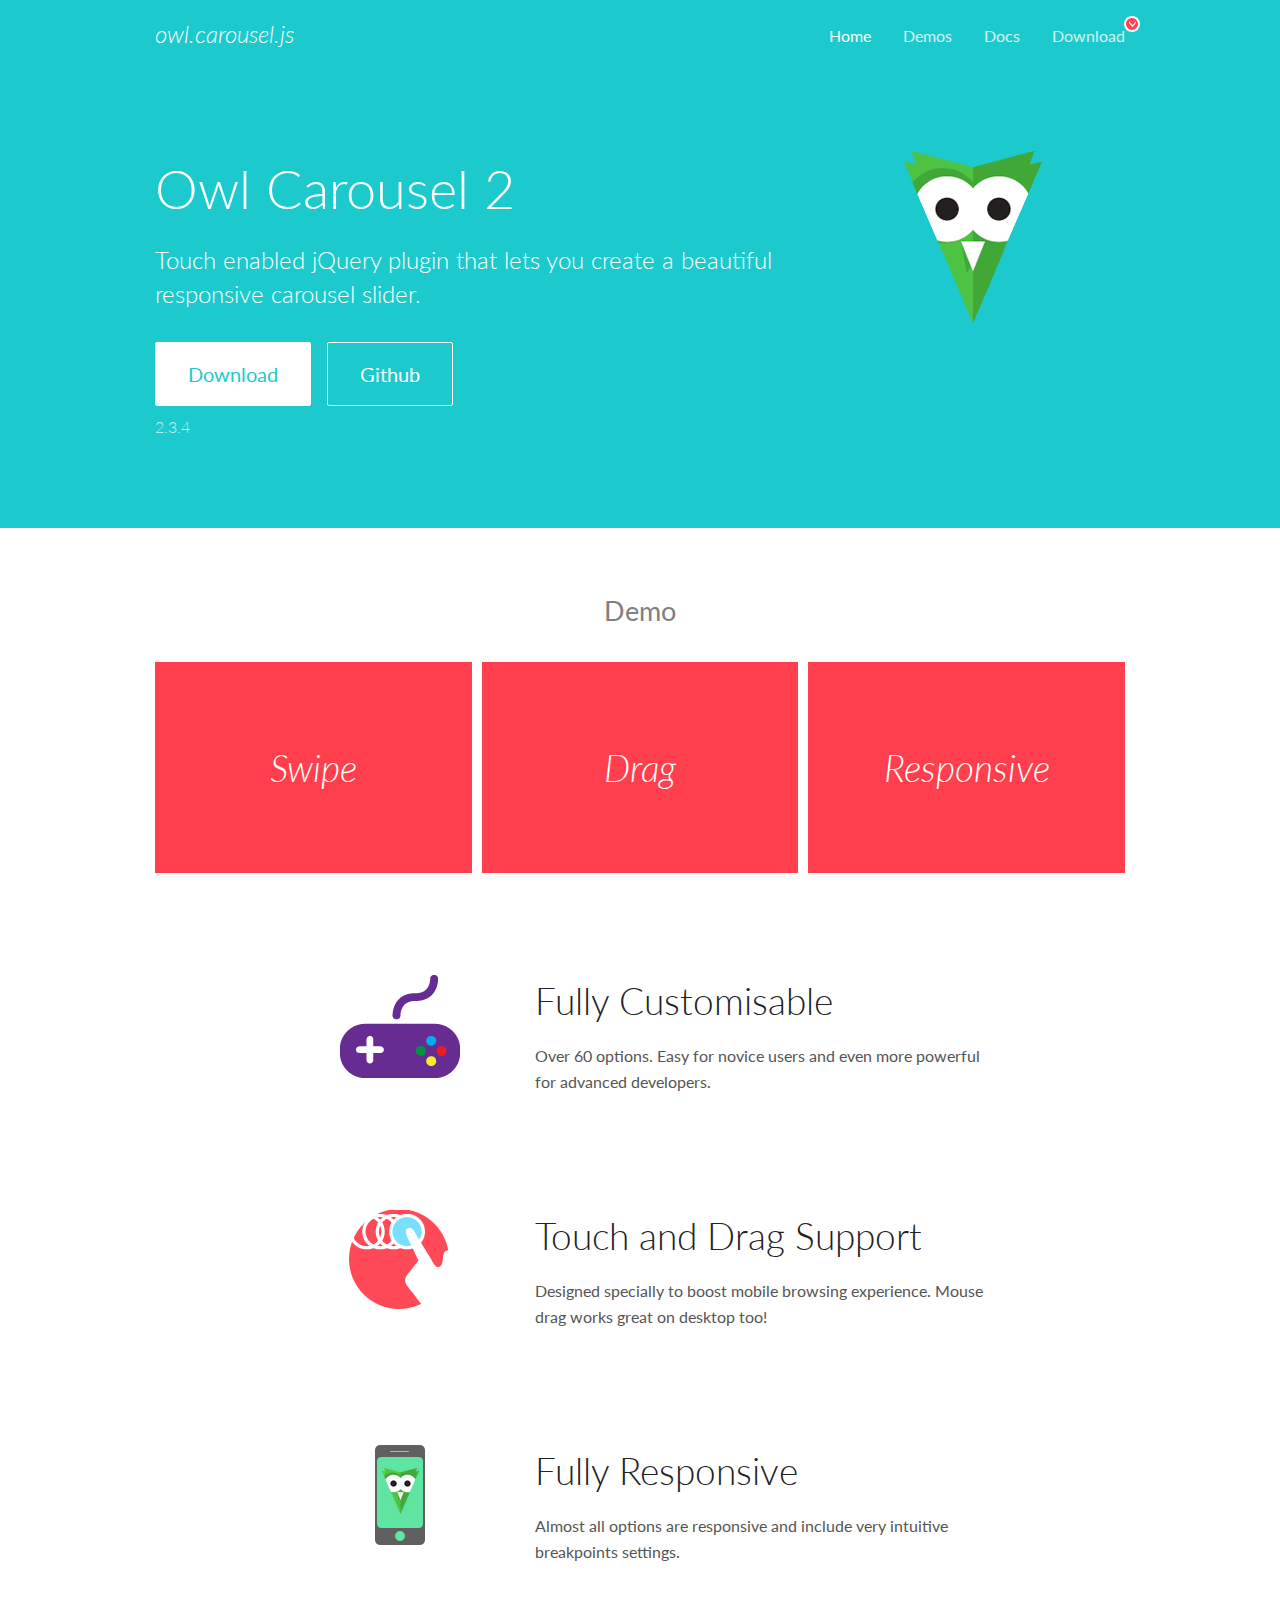
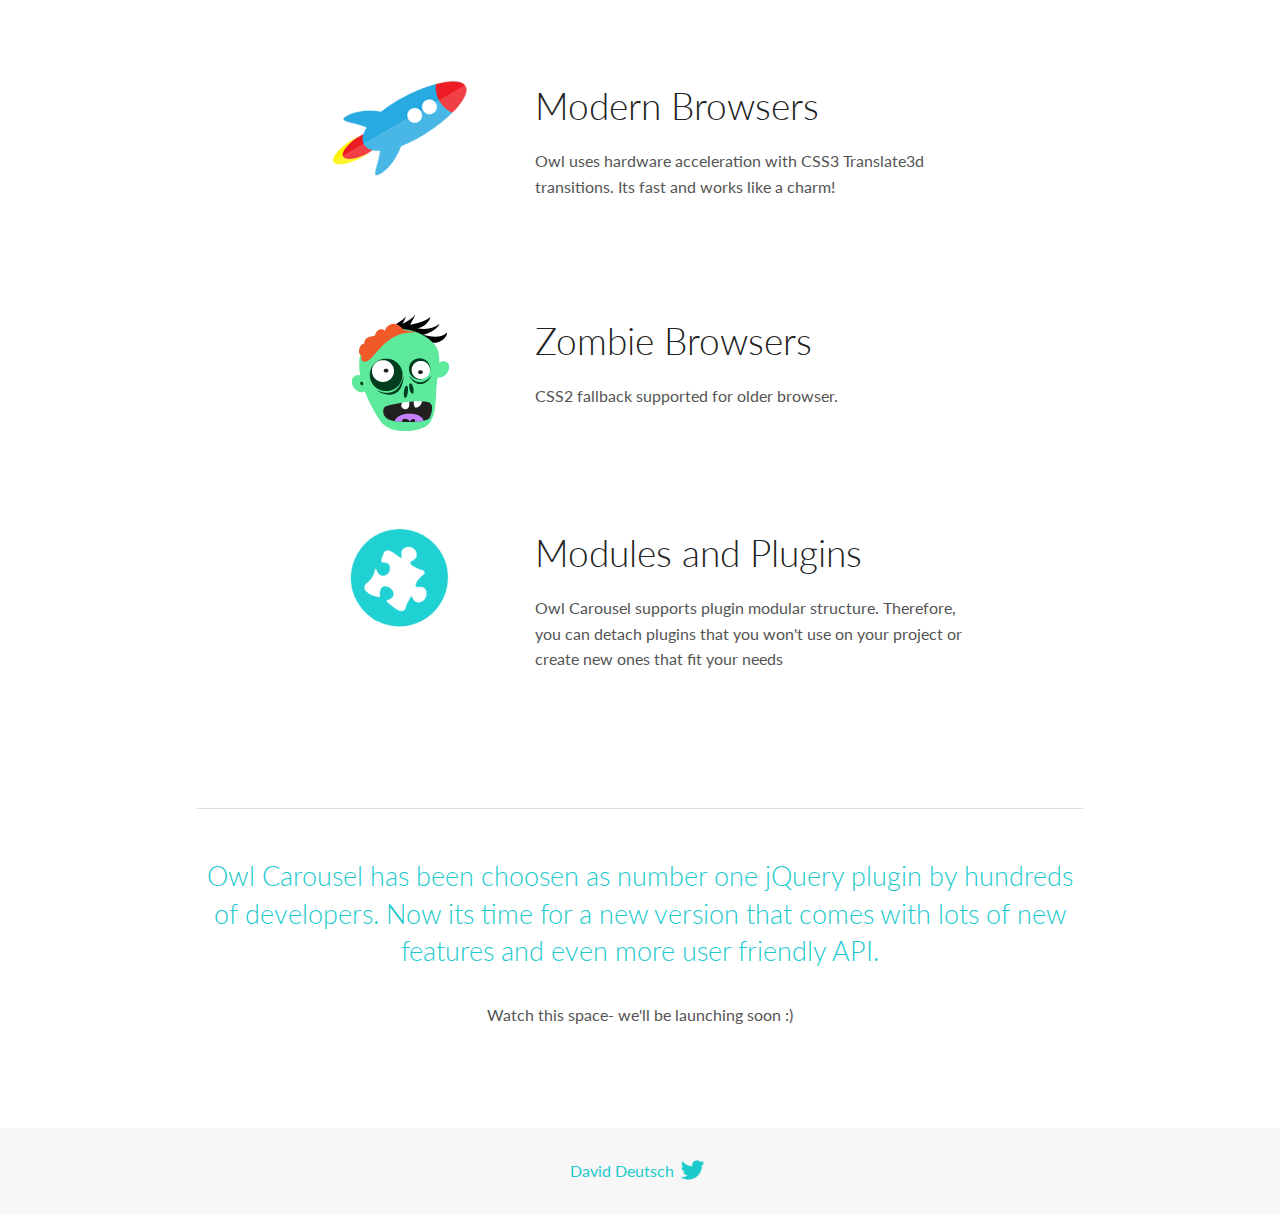
<file: src/libs/OwlCarousel2-2.3.4/docs/index.html>
<!DOCTYPE html>
<html lang="en">
  <head>

    <!-- head -->
    <meta charset="utf-8">
    <meta name="msapplication-tap-highlight" content="no" />
    <meta name="viewport" content="width=device-width, initial-scale=1.0" />
    <meta name="description" content="Touch enabled jQuery plugin that lets you create beautiful responsive carousel slider.">
    <meta name="author" content="David Deutsch">
    <title>
      Home | Owl Carousel | 2.3.4
    </title>

    <!-- Stylesheets -->
    <link href='https://fonts.googleapis.com/css?family=Lato:300,400,700,400italic,300italic' rel='stylesheet' type='text/css'>
    <link rel="stylesheet" href="assets/css/docs.theme.min.css">

    <!-- Owl Stylesheets -->
    <link rel="stylesheet" href="assets/owlcarousel/assets/owl.carousel.min.css">
    <link rel="stylesheet" href="assets/owlcarousel/assets/owl.theme.default.min.css">

    <!-- HTML5 shim and Respond.js IE8 support of HTML5 elements and media queries -->

    <!--[if lt IE 9]>
      <script src="https://oss.maxcdn.com/libs/html5shiv/3.7.0/html5shiv.js"></script>
      <script src="https://oss.maxcdn.com/libs/respond.js/1.3.0/respond.min.js"></script>
    <![endif]-->

    <!-- Favicons -->
    <link rel="apple-touch-icon-precomposed" sizes="144x144" href="assets/ico/apple-touch-icon-144-precomposed.png">
    <link rel="shortcut icon" href="assets/ico/favicon.png">
    <link rel="shortcut icon" href="favicon.ico">

    <!-- Yeah i know js should not be in header. Its required for demos.-->

    <!-- javascript -->
    <script src="assets/vendors/jquery.min.js"></script>
    <script src="assets/owlcarousel/owl.carousel.js"></script>
  </head>
  <body>

    <!-- header -->
    <header class="header">
      <div class="row">
        <div class="large-12 columns">
          <div class="brand left">
            <h3>
              <a href="/OwlCarousel2/">owl.carousel.js</a> 
            </h3>
          </div>
          <a id="toggle-nav" class="right">
            <span></span> <span></span> <span></span> 
          </a> 
          <div class="nav-bar">
            <ul class="clearfix">
              <li class="active">
                <a href="/OwlCarousel2/index.html">Home</a> 
              </li>
              <li> <a href="/OwlCarousel2/demos/demos.html">Demos</a>  </li>
              <li> <a href="/OwlCarousel2/docs/started-welcome.html">Docs</a>  </li>
              <li>
                <a href="https://github.com/OwlCarousel2/OwlCarousel2/archive/2.3.4.zip">Download</a> 
                <span class="download"></span> 
              </li>
            </ul>
          </div>
        </div>
      </div>
    </header>

    <!-- home panel -->
    <section id="hero">
      <div class="row">
        <div class="large-8 medium-8 columns">
          <h1>Owl Carousel 2</h1>
          <h4>Touch enabled jQuery plugin that lets you create a beautiful responsive carousel slider.</h4>
          <a href="https://github.com/OwlCarousel2/OwlCarousel2/archive/2.3.4.zip" class="hero-button">Download</a> 
          <a href="https://github.com/OwlCarousel2/OwlCarousel2" class="hero-button outline">Github</a> 
          <p>2.3.4</p>
        </div>
        <div class="large-4 medium-4 columns">
          <img class="owl-logo" src="assets/img/owl-logo.png" alt="mr. Owl">
        </div>
      </div>
    </section>

    <!-- body -->
    <div class="home-demo">
      <div class="row">
        <div class="large-12 columns">
          <h3>Demo</h3>
          <div class="owl-carousel">
            <div class="item">
              <h2>Swipe</h2>
            </div>
            <div class="item">
              <h2>Drag</h2>
            </div>
            <div class="item">
              <h2>Responsive</h2>
            </div>
            <div class="item">
              <h2>CSS3</h2>
            </div>
            <div class="item">
              <h2>Fast</h2>
            </div>
            <div class="item">
              <h2>Easy</h2>
            </div>
            <div class="item">
              <h2>Free</h2>
            </div>
            <div class="item">
              <h2>Upgradable</h2>
            </div>
            <div class="item">
              <h2>Tons of options</h2>
            </div>
            <div class="item">
              <h2>Infinity</h2>
            </div>
            <div class="item">
              <h2>Auto Width</h2>
            </div>
          </div>
        </div>
      </div>
    </div>
    <script>
      var owl = $('.owl-carousel');
      owl.owlCarousel({
        margin: 10,
        loop: true,
        responsive: {
          0: {
            items: 1
          },
          600: {
            items: 2
          },
          1000: {
            items: 3
          }
        }
      })
    </script>

    <!-- features -->
    <div id="features">
      <div class="row">
        <div class="small-12 medium-9 small-centered columns">
          <section class="row feature">
            <div class="medium-4 small-12 columns">
              <img src="assets/img/feature-options.png" alt="">
            </div>
            <div class="medium-8 small-12 columns">
              <h2>Fully Customisable</h2>
              <p>Over 60 options. Easy for novice users and even more powerful for advanced developers.</p>
            </div>
          </section>
          <section class="row feature">
            <div class="medium-4 small-12 columns">
              <img src="assets/img/feature-drag.png" alt="">
            </div>
            <div class="medium-8 small-12 columns">
              <h2>Touch and Drag Support</h2>
              <p>Designed specially to boost mobile browsing experience. Mouse drag works great on desktop too!</p>
            </div>
          </section>
          <section class="row feature">
            <div class="medium-4 small-12 columns">
              <img src="assets/img/feature-responsive.png" alt="">
            </div>
            <div class="medium-8 small-12 columns">
              <h2>Fully Responsive</h2>
              <p>Almost all options are responsive and include very intuitive breakpoints settings.</p>
            </div>
          </section>
          <section class="row feature">
            <div class="medium-4 small-12 columns">
              <img src="assets/img/feature-modern.png" alt="">
            </div>
            <div class="medium-8 small-12 columns">
              <h2>Modern Browsers</h2>
              <p>Owl uses hardware acceleration with CSS3 Translate3d transitions. Its fast and works like a charm! </p>
            </div>
          </section>
          <section class="row feature">
            <div class="medium-4 small-12 columns">
              <img src="assets/img/feature-zombie.png" alt="">
            </div>
            <div class="medium-8 small-12 columns">
              <h2>Zombie Browsers</h2>
              <p>CSS2 fallback supported for older browser.</p>
            </div>
          </section>
          <section class="row feature">
            <div class="medium-4 small-12 columns">
              <img src="assets/img/feature-module.png" alt="">
            </div>
            <div class="medium-8 small-12 columns">
              <h2>Modules and Plugins</h2>
              <p>Owl Carousel supports plugin modular structure. Therefore, you can detach plugins that you won&#x27;t use on your project or create new ones that fit your needs</p>
            </div>
          </section>
        </div>
      </div>
    </div>

    <!-- footer -->
    <section id="teaser-text">
      <div class="row">
        <div class="small-12 medium-11 small-centered columns">
          <hr>
          <h3 id="owl-carousel-has-been-choosen-as-number-one-jquery-plugin-by-hundreds-of-developers-now-its-time-for-a-new-version-that-comes-with-lots-of-new-features-and-even-more-user-friendly-api-">Owl Carousel has been choosen as number one jQuery plugin by hundreds of developers. Now its time for a new version that comes with lots of new features and even more user friendly API.</h3>
          <p>Watch this space- we&#39;ll be launching soon :)</p>
        </div>
      </div>
    </section>

    <!-- footer -->
    <footer class="footer">
      <div class="row">
        <div class="large-12 columns">
          <h5>
            <a href="/OwlCarousel2/docs/support-contact.html">David Deutsch</a> 
            <a id="custom-tweet-button" href="https://twitter.com/share?url=https://github.com/OwlCarousel2/OwlCarousel2&text=Owl Carousel - This is so awesome! " target="_blank"></a> 
          </h5>
        </div>
      </div>
    </footer>

    <!-- vendors -->
    <script src="assets/vendors/highlight.js"></script>
    <script src="assets/js/app.js"></script>
  </body>
</html>
</file>
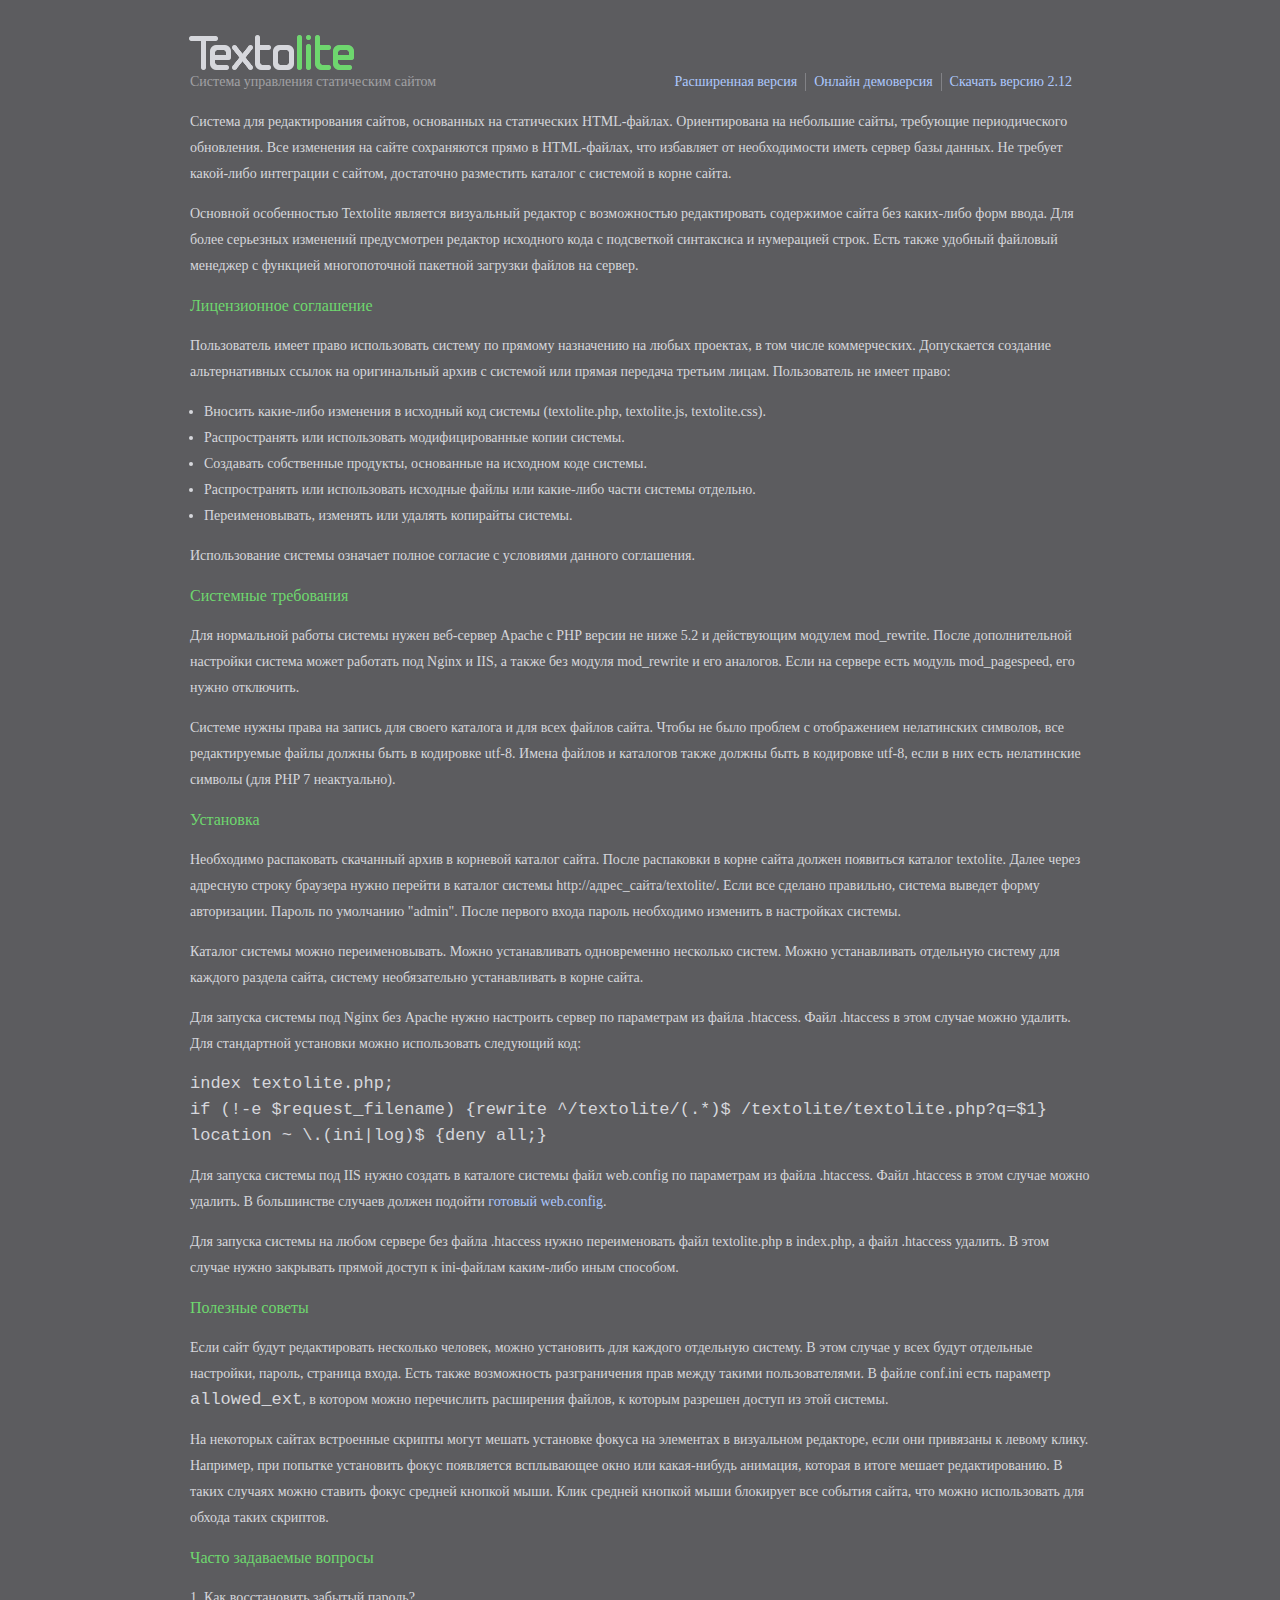
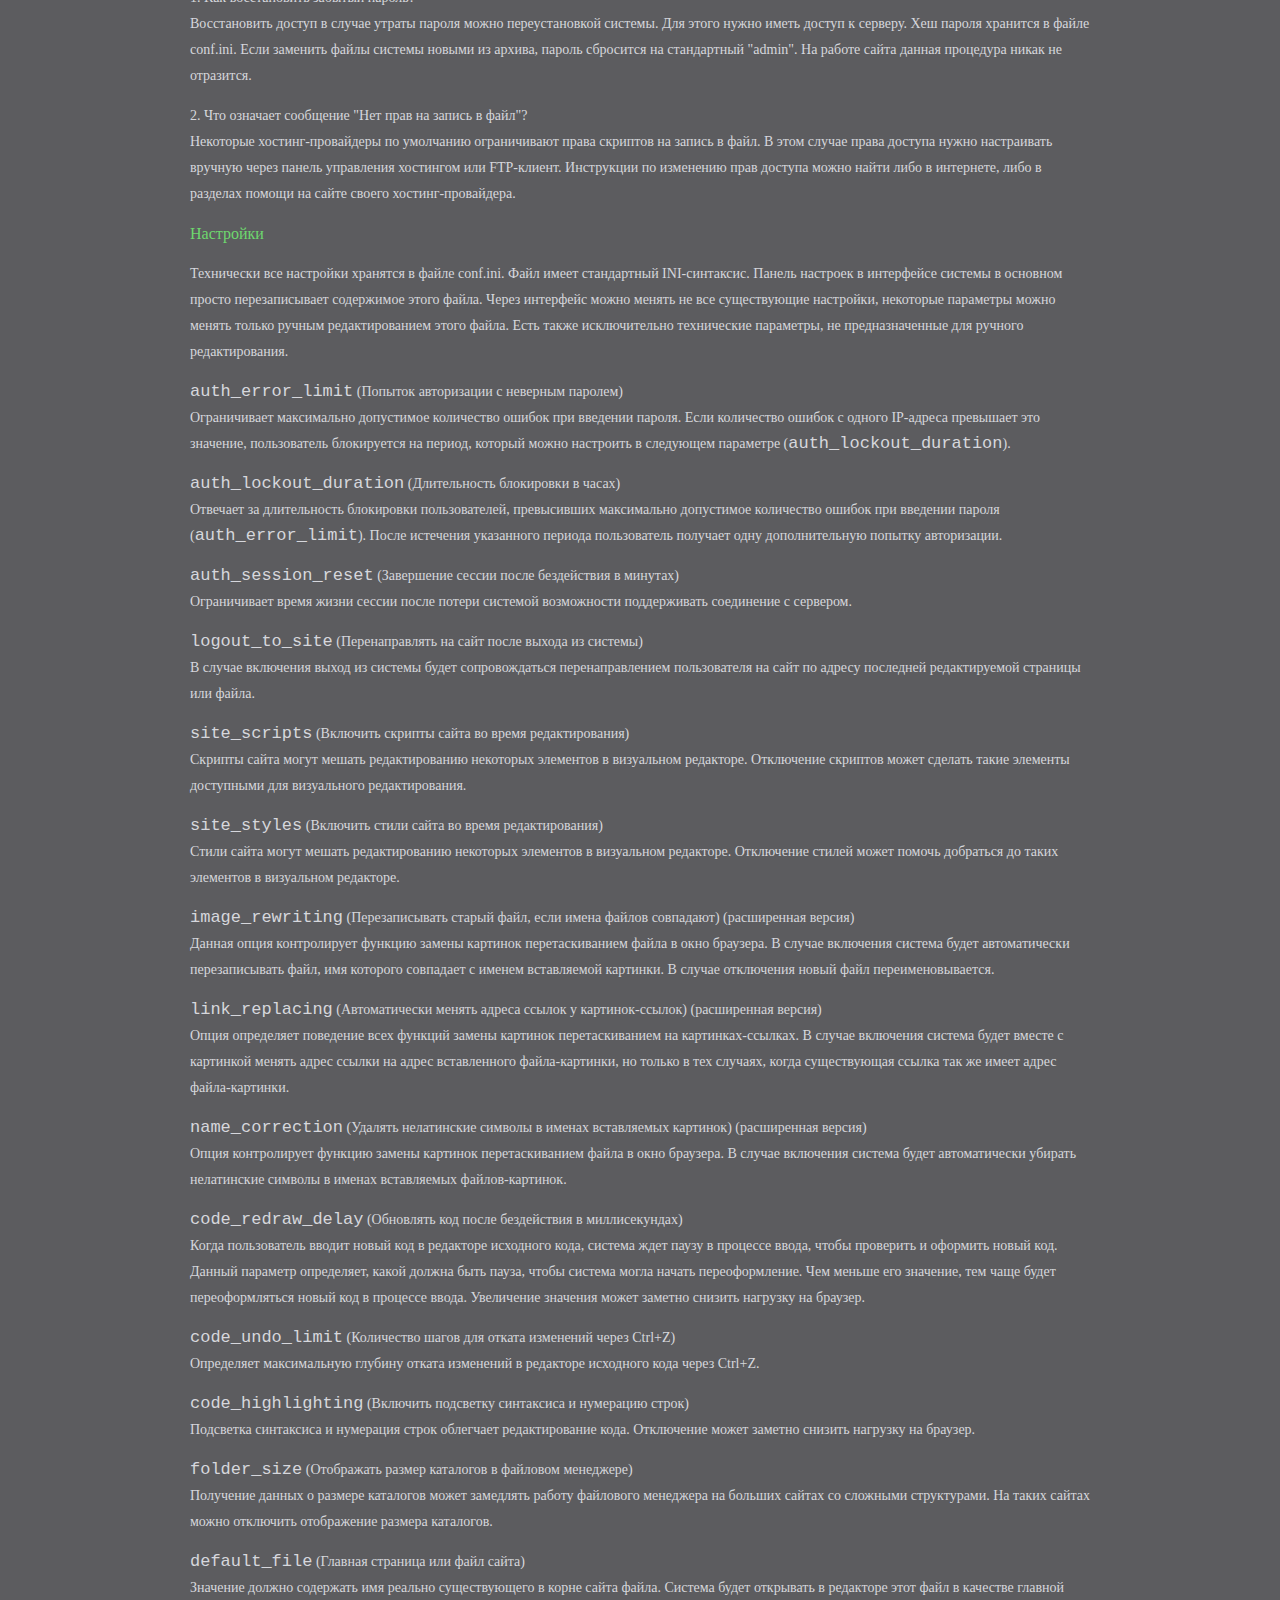
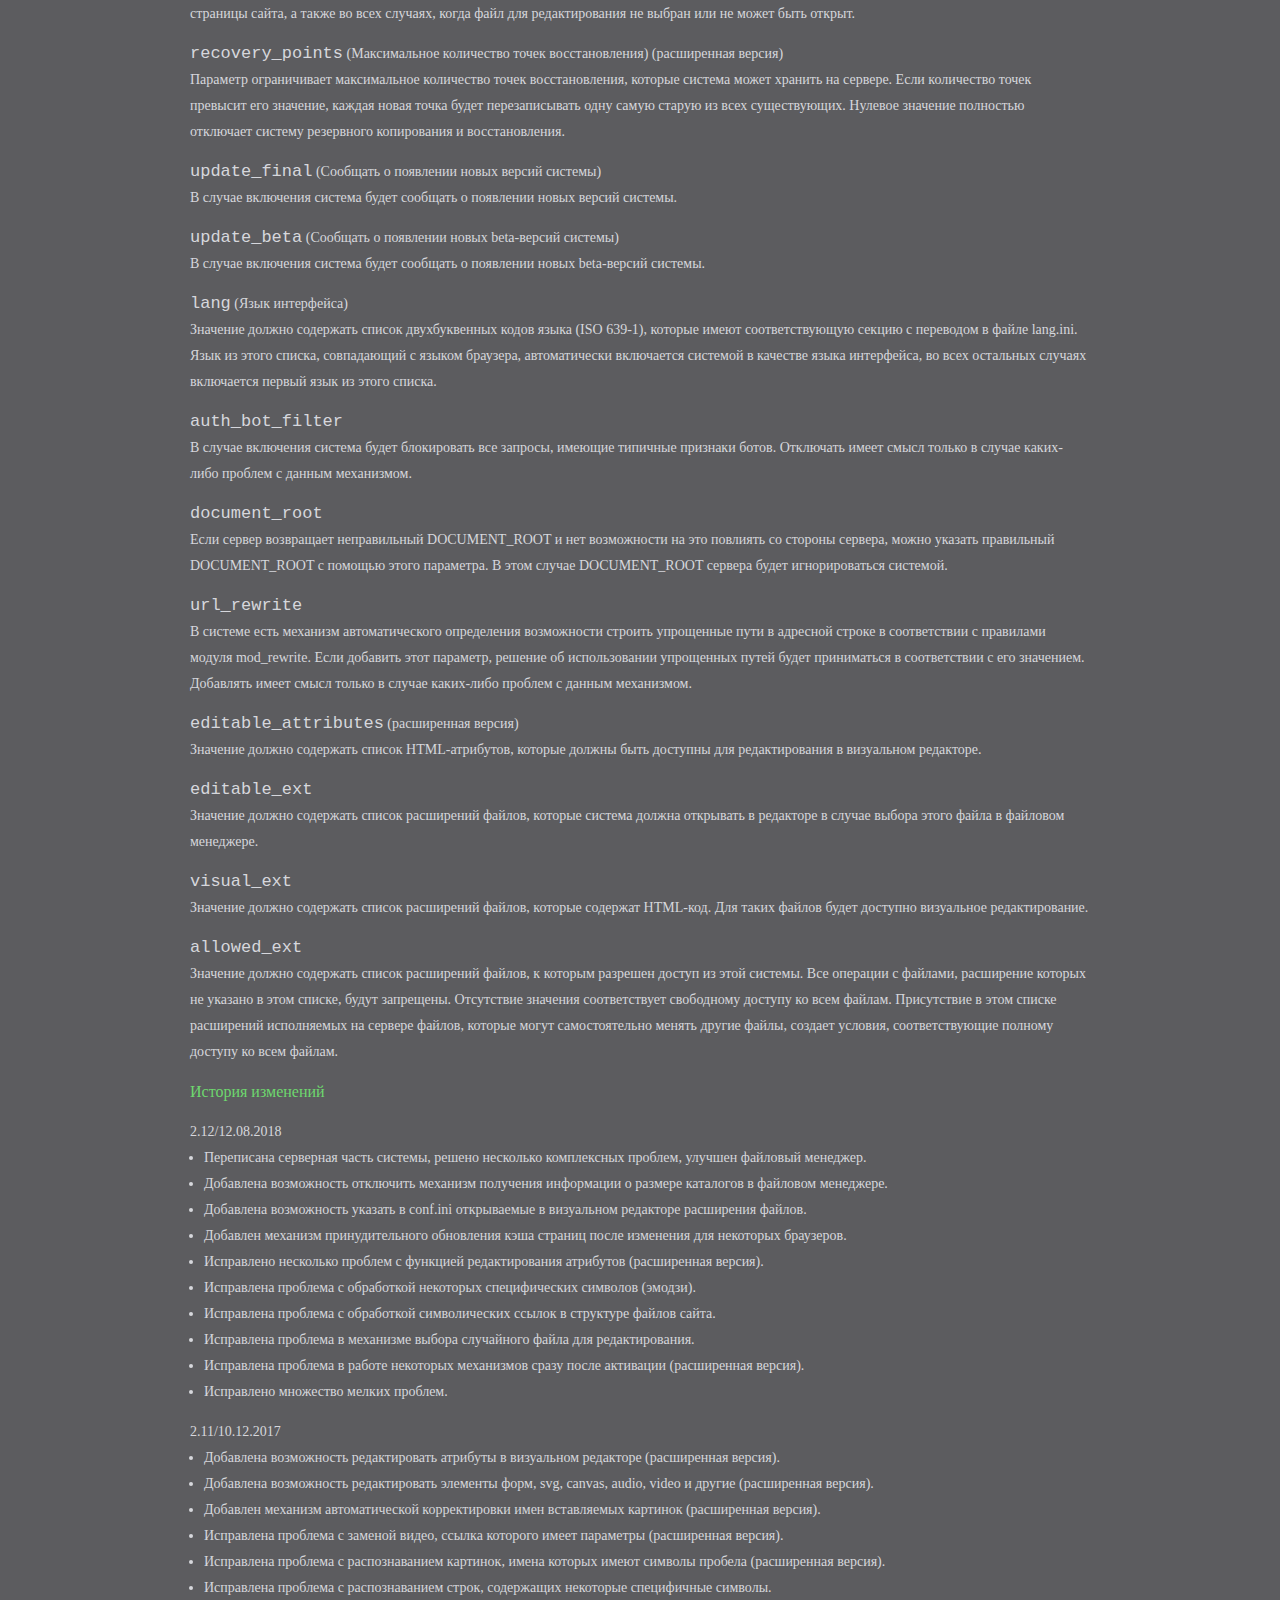
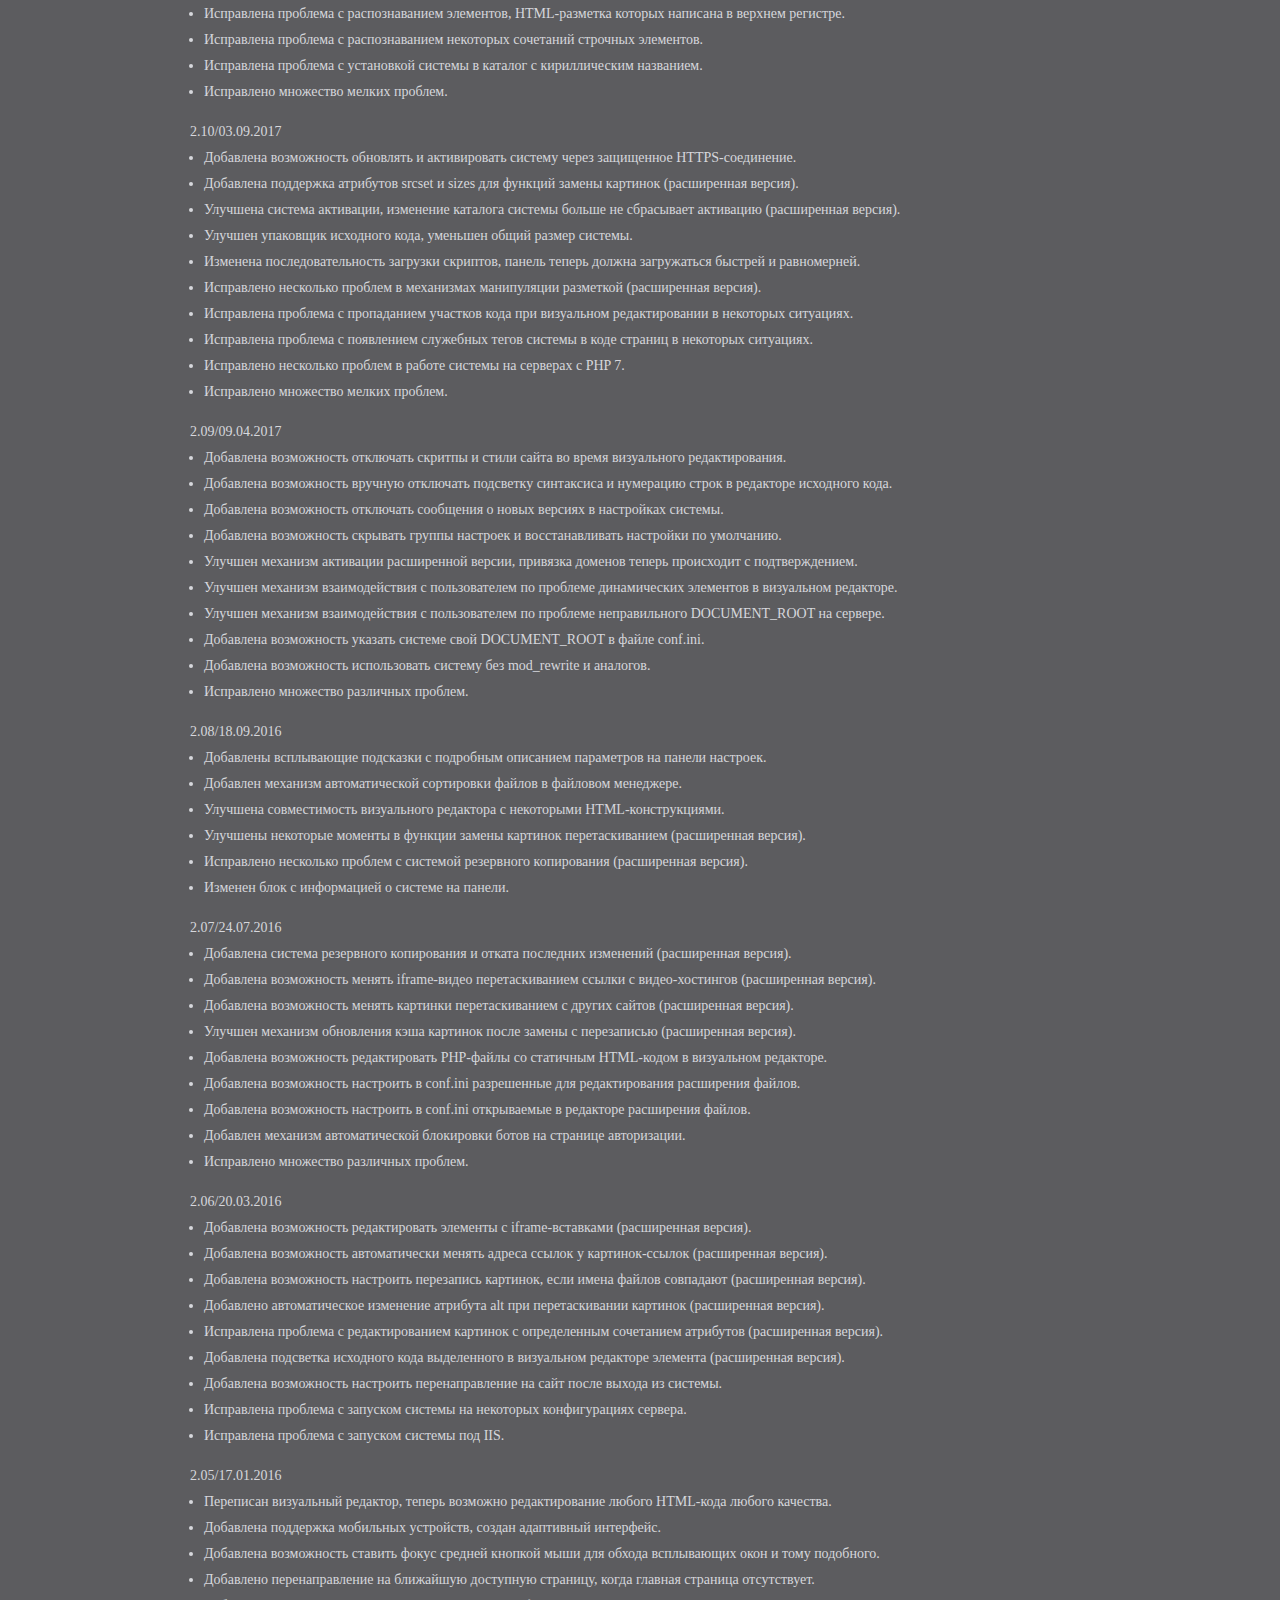
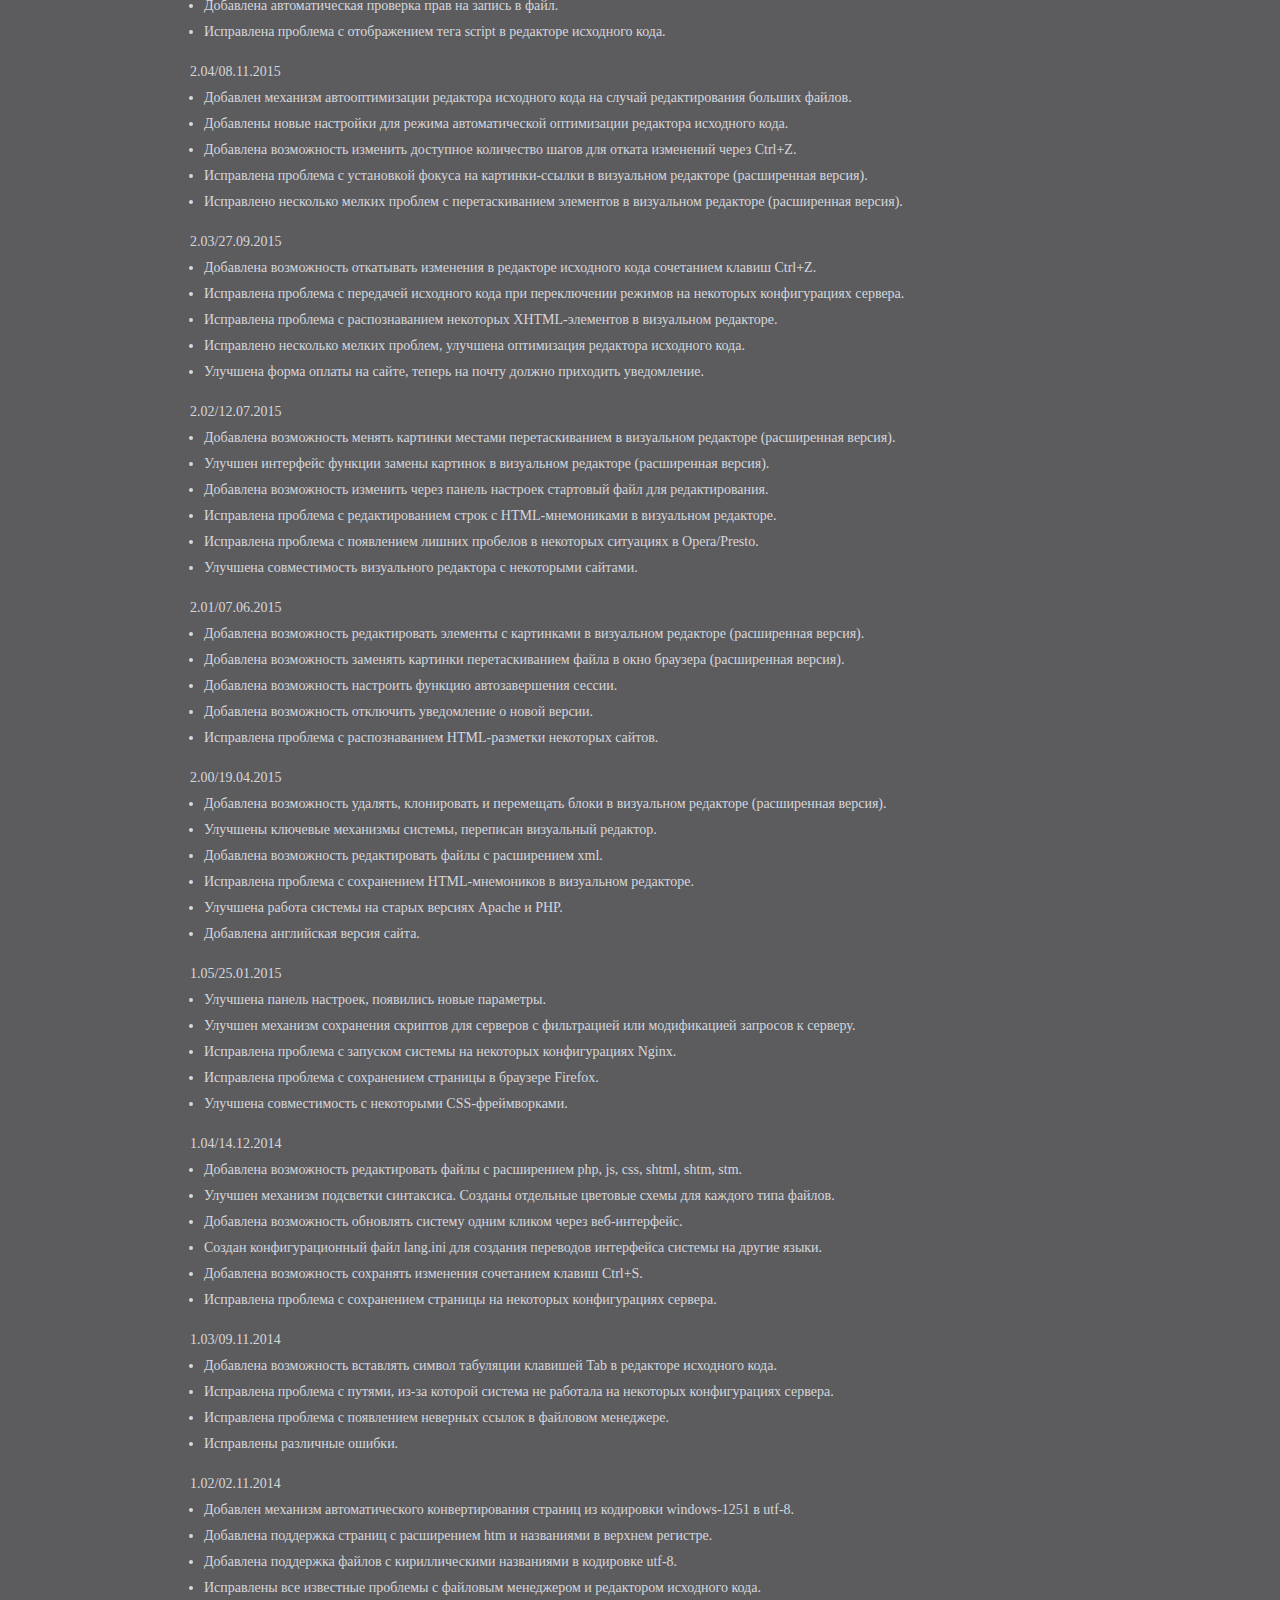
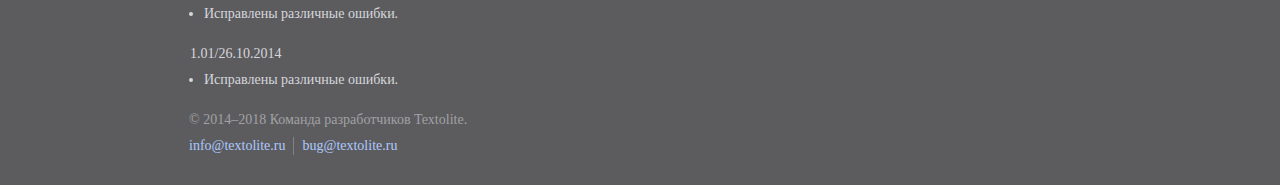
<file: readme.html>
<!doctype html><html lang="ru">
<head>

	<title>Textolite — система управления статическим сайтом</title>
	<meta charset="utf-8">
	<meta name="viewport" content="width=device-width,initial-scale=1">

	<style>

		*{margin:0; padding:0}
		ul{margin-left:14px}
		p,ul,dd,h2{margin-bottom:14px}
		a{color:#adc8fe; text-decoration:none}
		a:visited{color:#7f98cb}
		a:hover{color:#adc8fe; text-decoration:underline}
		a:active{color:#6ed76e}
		header,footer,main{display:block; clear:both}
		h1{margin:34px 0 -2px -2px; font-size:50px; font-weight:normal; letter-spacing:-3px; color:#d6d7dc}
		h2{font-size:16px; font-weight:normal; color:#6ed76e}
		html{font-size:14px; line-height:26px; font-family:Verdana; color:#d6d7dc; background-color:#5c5c5f}
		body{width:97%; min-width:320px; max-width:900px; margin:20px auto}
		footer{margin-left:-1px; color:#a1a1a4}
		header ul, footer ul{float:right; margin:4px 10px 18px 0; list-style-type:none}
		header li, footer li{float:left; padding:0 8px; border-left:1px solid #828286; line-height:18px}
		footer ul:last-child{float:none; height:28px; margin-top:-10px}
		li:first-child{padding-left:0; border:none}
		header p{float:left; color:#a1a1a4}
		code{font-size:17px; font-family:Courier New}
		@media(max-width:900px){header ul{clear:both; float:left}}

	</style>

</head>
<body>

	<header>

		<h1><img src="[data-uri]" alt="Textolite"></h1>
		<p>Система управления статическим сайтом</p>

		<ul>
		<li><a href="http://textolite.ru/extended/">Расширенная версия</a></li>
		<li><a href="http://textolite.ru/demo/textolite/">Онлайн демоверсия</a></li>
		<li><a href="http://textolite.ru/download/">Скачать версию 2.12</a></li>
		</ul>

	</header>

	<main>

		<p>Система для редактирования сайтов, основанных на статических HTML-файлах.
		Ориентирована на небольшие сайты, требующие периодического обновления.
		Все изменения на сайте сохраняются прямо в HTML-файлах, что избавляет от необходимости иметь сервер базы данных.
		Не требует какой-либо интеграции с сайтом, достаточно разместить каталог с системой в корне сайта.</p>

		<p>Основной особенностью Textolite является визуальный редактор с возможностью редактировать содержимое сайта
		без каких-либо форм ввода. Для более серьезных изменений предусмотрен редактор исходного кода
		с подсветкой синтаксиса и нумерацией строк. Есть также удобный файловый менеджер
		с функцией многопоточной пакетной загрузки файлов на сервер.</p>

		<h2>Лицензионное соглашение</h2>

		<p>Пользователь имеет право использовать систему по прямому назначению на любых проектах,
		в том числе коммерческих. Допускается создание альтернативных ссылок на оригинальный архив с системой
		или прямая передача третьим лицам. Пользователь не имеет право:</p>

		<ul>
		<li>Вносить какие-либо изменения в исходный код системы (textolite.php, textolite.js, textolite.css).</li>
		<li>Распространять или использовать модифицированные копии системы.</li>
		<li>Создавать собственные продукты, основанные на исходном коде системы.</li>
		<li>Распространять или использовать исходные файлы или какие-либо части системы отдельно.</li>
		<li>Переименовывать, изменять или удалять копирайты системы.</li>
		</ul>

		<p>Использование системы означает полное согласие с условиями данного соглашения.</p>

		<h2>Системные требования</h2>

		<p>Для нормальной работы системы нужен веб-сервер Apache с PHP версии не ниже 5.2 и действующим модулем mod_rewrite.
		После дополнительной настройки система может работать под Nginx и IIS,
		а также без модуля mod_rewrite и его аналогов. Если на сервере есть модуль mod_pagespeed, его нужно отключить.</p>

		<p>Системе нужны права на запись для своего каталога и для всех файлов сайта.
		Чтобы не было проблем с отображением нелатинских символов, все редактируемые файлы должны быть в кодировке utf-8.
		Имена файлов и каталогов также должны быть в кодировке utf-8, если в них есть нелатинские символы (для PHP 7 неактуально).</p>

		<h2>Установка</h2>

		<p>Необходимо распаковать скачанный архив в корневой каталог сайта.
		После распаковки в корне сайта должен появиться каталог textolite.
		Далее через адресную строку браузера нужно перейти в каталог системы http://адрес_сайта/textolite/.
		Если все сделано правильно, система выведет форму авторизации. Пароль по умолчанию "admin".
		После первого входа пароль необходимо изменить в настройках системы.</p>

		<p>Каталог системы можно переименовывать. Можно устанавливать одновременно несколько систем.
		Можно устанавливать отдельную систему для каждого раздела сайта, систему необязательно устанавливать в корне сайта.</p>

		<p>Для запуска системы под Nginx без Apache нужно настроить сервер по параметрам из файла .htaccess.
		Файл .htaccess в этом случае можно удалить. Для стандартной установки можно использовать следующий код:</p>

		<p><code>index textolite.php;<br>if (!-e $request_filename) {rewrite ^/textolite/(.*)$
		/textolite/textolite.php?q=$1}<br>location ~ \.(ini|log)$ {deny all;}</code></p>

		<p>Для запуска системы под IIS нужно создать в каталоге системы файл web.config по параметрам из файла .htaccess.
		Файл .htaccess в этом случае можно удалить. В большинстве случаев должен подойти
		<a href="http://textolite.ru/download/web.config">готовый web.config</a>.</p>

		<p>Для запуска системы на любом сервере без файла .htaccess нужно переименовать файл textolite.php в index.php,
		а файл .htaccess удалить. В этом случае нужно закрывать прямой доступ к ini-файлам каким-либо иным способом.</p>

		<h2>Полезные советы</h2>

		<p>Если сайт будут редактировать несколько человек, можно установить для каждого отдельную систему.
		В этом случае у всех будут отдельные настройки, пароль, страница входа.
		Есть также возможность разграничения прав между такими пользователями. В файле conf.ini есть параметр <code>allowed_ext</code>,
		в котором можно перечислить расширения файлов, к которым разрешен доступ из этой системы.</p>

		<p>На некоторых сайтах встроенные скрипты могут мешать установке фокуса на элементах в визуальном редакторе,
		если они привязаны к левому клику. Например, при попытке установить фокус появляется всплывающее окно
		или какая-нибудь анимация, которая в итоге мешает редактированию. В таких случаях можно ставить фокус средней кнопкой мыши.
		Клик средней кнопкой мыши блокирует все события сайта, что можно использовать для обхода таких скриптов.</p>

		<h2>Часто задаваемые вопросы</h2>

		<dl>
		<dt>1. Как восстановить забытый пароль?</dt>
		<dd>Восстановить доступ в случае утраты пароля можно переустановкой системы. Для этого нужно иметь доступ к серверу.
		Хеш пароля хранится в файле conf.ini. Если заменить файлы системы новыми из архива, пароль сбросится на стандартный "admin".
		На работе сайта данная процедура никак не отразится.<dd>

		<dt>2. Что означает сообщение "Нет прав на запись в файл"?</dt>
		<dd>Некоторые хостинг-провайдеры по умолчанию ограничивают права скриптов на запись в файл.
		В этом случае права доступа нужно настраивать вручную через панель управления хостингом или FTP-клиент.
		Инструкции по изменению прав доступа можно найти либо в интернете, либо в разделах помощи на сайте своего хостинг-провайдера.<dd>
		</dl>

		<h2>Настройки</h2>

		<p>Технически все настройки хранятся в файле conf.ini. Файл имеет стандартный INI-синтаксис.
		Панель настроек в интерфейсе системы в основном просто перезаписывает содержимое этого файла.
		Через интерфейс можно менять не все существующие настройки, некоторые параметры можно менять только ручным редактированием этого файла.
		Есть также исключительно технические параметры, не предназначенные для ручного редактирования.</p>

		<dl>
		<dt><code>auth_error_limit</code> (Попыток авторизации с неверным паролем)</dt>
		<dd>Ограничивает максимально допустимое количество ошибок при введении пароля.
		Если количество ошибок с одного IP-адреса превышает это значение,
		пользователь блокируется на период, который можно настроить в следующем параметре (<code>auth_lockout_duration</code>).</dd>

		<dt><code>auth_lockout_duration</code> (Длительность блокировки в часах)</dt>
		<dd>Отвечает за длительность блокировки пользователей,
		превысивших максимально допустимое количество ошибок при введении пароля (<code>auth_error_limit</code>).
		После истечения указанного периода пользователь получает одну дополнительную попытку авторизации.</dd>

		<dt><code>auth_session_reset</code> (Завершение сессии после бездействия в минутах)</dt>
		<dd>Ограничивает время жизни сессии после потери системой возможности поддерживать соединение с сервером.</dd>

		<dt><code>logout_to_site</code> (Перенаправлять на сайт после выхода из системы)</dt>
		<dd>В случае включения выход из системы будет сопровождаться перенаправлением пользователя
		на сайт по адресу последней редактируемой страницы или файла.</dd>

		<dt><code>site_scripts</code> (Включить скрипты сайта во время редактирования)</dt>
		<dd>Скрипты сайта могут мешать редактированию некоторых элементов в визуальном редакторе.
		Отключение скриптов может сделать такие элементы доступными для визуального редактирования.</dd>

		<dt><code>site_styles</code> (Включить стили сайта во время редактирования)</dt>
		<dd>Стили сайта могут мешать редактированию некоторых элементов в визуальном редакторе.
		Отключение стилей может помочь добраться до таких элементов в визуальном редакторе.</dd>

		<dt><code>image_rewriting</code> (Перезаписывать старый файл, если имена файлов совпадают) (расширенная версия)</dt>
		<dd>Данная опция контролирует функцию замены картинок перетаскиванием файла в окно браузера.
		В случае включения система будет автоматически перезаписывать файл,
		имя которого совпадает с именем вставляемой картинки. В случае отключения новый файл переименовывается.</dd>

		<dt><code>link_replacing</code> (Автоматически менять адреса ссылок у картинок-ссылок) (расширенная версия)</dt>
		<dd>Опция определяет поведение всех функций замены картинок перетаскиванием на картинках-ссылках.
		В случае включения система будет вместе с картинкой менять адрес ссылки на адрес вставленного файла-картинки,
		но только в тех случаях, когда существующая ссылка так же имеет адрес файла-картинки.</dd>

		<dt><code>name_correction</code> (Удалять нелатинские символы в именах вставляемых картинок) (расширенная версия)</dt>
		<dd>Опция контролирует функцию замены картинок перетаскиванием файла в окно браузера.
		В случае включения система будет автоматически убирать нелатинские символы в именах вставляемых файлов-картинок.</dd>

		<dt><code>code_redraw_delay</code> (Обновлять код после бездействия в миллисекундах)</dt>
		<dd>Когда пользователь вводит новый код в редакторе исходного кода, система ждет паузу в процессе ввода,
		чтобы проверить и оформить новый код. Данный параметр определяет, какой должна быть пауза,
		чтобы система могла начать переоформление. Чем меньше его значение, тем чаще будет переоформляться новый код в процессе ввода.
		Увеличение значения может заметно снизить нагрузку на браузер.</dd>

		<dt><code>code_undo_limit</code> (Количество шагов для отката изменений через Ctrl+Z)</dt>
		<dd>Определяет максимальную глубину отката изменений в редакторе исходного кода через Ctrl+Z.</dd>

		<dt><code>code_highlighting</code> (Включить подсветку синтаксиса и нумерацию строк)</dt>
		<dd>Подсветка синтаксиса и нумерация строк облегчает редактирование кода.
		Отключение может заметно снизить нагрузку на браузер.</dd>

		<dt><code>folder_size</code> (Отображать размер каталогов в файловом менеджере)</dt>
		<dd>Получение данных о размере каталогов может замедлять работу файлового менеджера на больших сайтах со сложными структурами.
		На таких сайтах можно отключить отображение размера каталогов.</dd>

		<dt><code>default_file</code> (Главная страница или файл сайта)</dt>
		<dd>Значение должно содержать имя реально существующего в корне сайта файла.
		Система будет открывать в редакторе этот файл в качестве главной страницы сайта,
		а также во всех случаях, когда файл для редактирования не выбран или не может быть открыт.</dd>

		<dt><code>recovery_points</code> (Максимальное количество точек восстановления) (расширенная версия)</dt>
		<dd>Параметр ограничивает максимальное количество точек восстановления, которые система может хранить на сервере.
		Если количество точек превысит его значение, каждая новая точка будет перезаписывать одну самую старую из всех существующих.
		Нулевое значение полностью отключает систему резервного копирования и восстановления.</dd>

		<dt><code>update_final</code> (Сообщать о появлении новых версий системы)</dt>
		<dd>В случае включения система будет сообщать о появлении новых версий системы.</dd>

		<dt><code>update_beta</code> (Сообщать о появлении новых beta-версий системы)</dt>
		<dd>В случае включения система будет сообщать о появлении новых beta-версий системы.</dd>

		<dt><code>lang</code> (Язык интерфейса)</dt>
		<dd>Значение должно содержать список двухбуквенных кодов языка (ISO 639-1),
		которые имеют соответствующую секцию с переводом в файле lang.ini.
		Язык из этого списка, совпадающий с языком браузера, автоматически включается системой в качестве языка интерфейса,
		во всех остальных случаях включается первый язык из этого списка.</dd>

		<dt><code>auth_bot_filter</code></dt>
		<dd>В случае включения система будет блокировать все запросы, имеющие типичные признаки ботов.
		Отключать имеет смысл только в случае каких-либо проблем с данным механизмом.</dd>

		<dt><code>document_root</code></dt>
		<dd>Если сервер возвращает неправильный DOCUMENT_ROOT и нет возможности на это повлиять со стороны сервера,
		можно указать правильный DOCUMENT_ROOT с помощью этого параметра.
		В этом случае DOCUMENT_ROOT сервера будет игнорироваться системой.</dd>

		<dt><code>url_rewrite</code></dt>
		<dd>В системе есть механизм автоматического определения возможности строить упрощенные пути в адресной строке
		в соответствии с правилами модуля mod_rewrite. Если добавить этот параметр,
		решение об использовании упрощенных путей будет приниматься в соответствии с его значением.
		Добавлять имеет смысл только в случае каких-либо проблем с данным механизмом.</dd>

		<dt><code>editable_attributes</code> (расширенная версия)</dt>
		<dd>Значение должно содержать список HTML-атрибутов, которые должны быть доступны для редактирования в визуальном редакторе.</dd>

		<dt><code>editable_ext</code></dt>
		<dd>Значение должно содержать список расширений файлов, которые система должна открывать в редакторе
		в случае выбора этого файла в файловом менеджере.</dd>

		<dt><code>visual_ext</code></dt>
		<dd>Значение должно содержать список расширений файлов, которые содержат HTML-код.
		Для таких файлов будет доступно визуальное редактирование.</dd>

		<dt><code>allowed_ext</code></dt>
		<dd>Значение должно содержать список расширений файлов, к которым разрешен доступ из этой системы.
		Все операции с файлами, расширение которых не указано в этом списке, будут запрещены.
		Отсутствие значения соответствует свободному доступу ко всем файлам.
		Присутствие в этом списке расширений исполняемых на сервере файлов,
		которые могут самостоятельно менять другие файлы, создает условия,
		соответствующие полному доступу ко всем файлам.</dd>
		</dl>

		<h2>История изменений</h2>

		<dl>
		<dt>2.12/12.08.2018</dt>
		<dd>

			<ul>
			<li>Переписана серверная часть системы, решено несколько комплексных проблем, улучшен файловый менеджер.</li>
			<li>Добавлена возможность отключить механизм получения информации о размере каталогов в файловом менеджере.</li>
			<li>Добавлена возможность указать в conf.ini открываемые в визуальном редакторе расширения файлов.</li>
			<li>Добавлен механизм принудительного обновления кэша страниц после изменения для некоторых браузеров.</li>
			<li>Исправлено несколько проблем с функцией редактирования атрибутов (расширенная версия).</li>
			<li>Исправлена проблема с обработкой некоторых специфических символов (эмодзи).</li>
			<li>Исправлена проблема с обработкой символических ссылок в структуре файлов сайта.</li>
			<li>Исправлена проблема в механизме выбора случайного файла для редактирования.</li>
			<li>Исправлена проблема в работе некоторых механизмов сразу после активации (расширенная версия).</li>
			<li>Исправлено множество мелких проблем.</li>
			</ul>

		</dd>
		<dt>2.11/10.12.2017</dt>
		<dd>

			<ul>
			<li>Добавлена возможность редактировать атрибуты в визуальном редакторе (расширенная версия).</li>
			<li>Добавлена возможность редактировать элементы форм, svg, canvas, audio, video и другие (расширенная версия).</li>
			<li>Добавлен механизм автоматической корректировки имен вставляемых картинок (расширенная версия).</li>
			<li>Исправлена проблема с заменой видео, ссылка которого имеет параметры (расширенная версия).</li>
			<li>Исправлена проблема с распознаванием картинок, имена которых имеют символы пробела (расширенная версия).</li>
			<li>Исправлена проблема с распознаванием строк, содержащих некоторые специфичные символы.</li>
			<li>Исправлена проблема с распознаванием элементов, HTML-разметка которых написана в верхнем регистре.</li>
			<li>Исправлена проблема с распознаванием некоторых сочетаний строчных элементов.</li>
			<li>Исправлена проблема с установкой системы в каталог с кириллическим названием.</li>
			<li>Исправлено множество мелких проблем.</li>
			</ul>

		</dd>
		<dt>2.10/03.09.2017</dt>
		<dd>

			<ul>
			<li>Добавлена возможность обновлять и активировать систему через защищенное HTTPS-соединение.</li>
			<li>Добавлена поддержка атрибутов srcset и sizes для функций замены картинок (расширенная версия).</li>
			<li>Улучшена система активации, изменение каталога системы больше не сбрасывает активацию (расширенная версия).</li>
			<li>Улучшен упаковщик исходного кода, уменьшен общий размер системы.</li>
			<li>Изменена последовательность загрузки скриптов, панель теперь должна загружаться быстрей и равномерней.</li>
			<li>Исправлено несколько проблем в механизмах манипуляции разметкой (расширенная версия).</li>
			<li>Исправлена проблема с пропаданием участков кода при визуальном редактировании в некоторых ситуациях.</li>
			<li>Исправлена проблема с появлением служебных тегов системы в коде страниц в некоторых ситуациях.</li>
			<li>Исправлено несколько проблем в работе системы на серверах с PHP 7.</li>
			<li>Исправлено множество мелких проблем.</li>
			</ul>

		</dd>
		<dt>2.09/09.04.2017</dt>
		<dd>

			<ul>
			<li>Добавлена возможность отключать скритпы и стили сайта во время визуального редактирования.</li>
			<li>Добавлена возможность вручную отключать подсветку синтаксиса и нумерацию строк в редакторе исходного кода.</li>
			<li>Добавлена возможность отключать сообщения о новых версиях в настройках системы.</li>
			<li>Добавлена возможность скрывать группы настроек и восстанавливать настройки по умолчанию.</li>
			<li>Улучшен механизм активации расширенной версии, привязка доменов теперь происходит с подтверждением.</li>
			<li>Улучшен механизм взаимодействия с пользователем по проблеме динамических элементов в визуальном редакторе.</li>
			<li>Улучшен механизм взаимодействия с пользователем по проблеме неправильного DOCUMENT_ROOT на сервере.</li>
			<li>Добавлена возможность указать системе свой DOCUMENT_ROOT в файле conf.ini.</li>
			<li>Добавлена возможность использовать систему без mod_rewrite и аналогов.</li>
			<li>Исправлено множество различных проблем.</li>
			</ul>

		</dd>
		<dt>2.08/18.09.2016</dt>
		<dd>

			<ul>
			<li>Добавлены всплывающие подсказки с подробным описанием параметров на панели настроек.</li>
			<li>Добавлен механизм автоматической сортировки файлов в файловом менеджере.</li>
			<li>Улучшена совместимость визуального редактора с некоторыми HTML-конструкциями.</li>
			<li>Улучшены некоторые моменты в функции замены картинок перетаскиванием (расширенная версия).</li>
			<li>Исправлено несколько проблем с системой резервного копирования (расширенная версия).</li>
			<li>Изменен блок с информацией о системе на панели.</li>
			</ul>

		</dd>
		<dt>2.07/24.07.2016</dt>
		<dd>

			<ul>
			<li>Добавлена система резервного копирования и отката последних изменений (расширенная версия).</li>
			<li>Добавлена возможность менять iframe-видео перетаскиванием ссылки с видео-хостингов (расширенная версия).</li>
			<li>Добавлена возможность менять картинки перетаскиванием с других сайтов (расширенная версия).</li>
			<li>Улучшен механизм обновления кэша картинок после замены с перезаписью (расширенная версия).</li>
			<li>Добавлена возможность редактировать PHP-файлы со статичным HTML-кодом в визуальном редакторе.</li>
			<li>Добавлена возможность настроить в conf.ini разрешенные для редактирования расширения файлов.</li>
			<li>Добавлена возможность настроить в conf.ini открываемые в редакторе расширения файлов.</li>
			<li>Добавлен механизм автоматической блокировки ботов на странице авторизации.</li>
			<li>Исправлено множество различных проблем.</li>
			</ul>

		</dd>
		<dt>2.06/20.03.2016</dt>
		<dd>

			<ul>
			<li>Добавлена возможность редактировать элементы c iframe-вставками (расширенная версия).</li>
			<li>Добавлена возможность автоматически менять адреса ссылок у картинок-ссылок (расширенная версия).</li>
			<li>Добавлена возможность настроить перезапись картинок, если имена файлов совпадают (расширенная версия).</li>
			<li>Добавлено автоматическое изменение атрибута alt при перетаскивании картинок (расширенная версия).</li>
			<li>Исправлена проблема с редактированием картинок с определенным сочетанием атрибутов (расширенная версия).</li>
			<li>Добавлена подсветка исходного кода выделенного в визуальном редакторе элемента (расширенная версия).</li>
			<li>Добавлена возможность настроить перенаправление на сайт после выхода из системы.</li>
			<li>Исправлена проблема с запуском системы на некоторых конфигурациях сервера.</li>
			<li>Исправлена проблема с запуском системы под IIS.</li>
			</ul>

		</dd>
		<dt>2.05/17.01.2016</dt>
		<dd>

			<ul>
			<li>Переписан визуальный редактор, теперь возможно редактирование любого HTML-кода любого качества.</li>
			<li>Добавлена поддержка мобильных устройств, создан адаптивный интерфейс.</li>
			<li>Добавлена возможность ставить фокус средней кнопкой мыши для обхода всплывающих окон и тому подобного.</li>
			<li>Добавлено перенаправление на ближайшую доступную страницу, когда главная страница отсутствует.</li>
			<li>Добавлена автоматическая проверка прав на запись в файл.</li>
			<li>Исправлена проблема с отображением тега script в редакторе исходного кода.</li>
			</ul>

		</dd>
		<dt>2.04/08.11.2015</dt>
		<dd>

			<ul>
			<li>Добавлен механизм автооптимизации редактора исходного кода на случай редактирования больших файлов.</li>
			<li>Добавлены новые настройки для режима автоматической оптимизации редактора исходного кода.</li>
			<li>Добавлена возможность изменить доступное количество шагов для отката изменений через Ctrl+Z.</li>
			<li>Исправлена проблема с установкой фокуса на картинки-ссылки в визуальном редакторе (расширенная версия).</li>
			<li>Исправлено несколько мелких проблем с перетаскиванием элементов в визуальном редакторе (расширенная версия).</li>
			</ul>

		</dd>
		<dt>2.03/27.09.2015</dt>
		<dd>

			<ul>
			<li>Добавлена возможность откатывать изменения в редакторе исходного кода сочетанием клавиш Ctrl+Z.</li>
			<li>Исправлена проблема с передачей исходного кода при переключении режимов на некоторых конфигурациях сервера.</li>
			<li>Исправлена проблема с распознаванием некоторых XHTML-элементов в визуальном редакторе.</li>
			<li>Исправлено несколько мелких проблем, улучшена оптимизация редактора исходного кода.</li>
			<li>Улучшена форма оплаты на сайте, теперь на почту должно приходить уведомление.</li>
			</ul>

		</dd>
		<dt>2.02/12.07.2015</dt>
		<dd>

			<ul>
			<li>Добавлена возможность менять картинки местами перетаскиванием в визуальном редакторе (расширенная версия).</li>
			<li>Улучшен интерфейс функции замены картинок в визуальном редакторе (расширенная версия).</li>
			<li>Добавлена возможность изменить через панель настроек стартовый файл для редактирования.</li>
			<li>Исправлена проблема с редактированием строк с HTML-мнемониками в визуальном редакторе.</li>
			<li>Исправлена проблема с появлением лишних пробелов в некоторых ситуациях в Opera/Presto.</li>
			<li>Улучшена совместимость визуального редактора с некоторыми сайтами.</li>
			</ul>

		</dd>
		<dt>2.01/07.06.2015</dt>
		<dd>

			<ul>
			<li>Добавлена возможность редактировать элементы с картинками в визуальном редакторе (расширенная версия).</li>
			<li>Добавлена возможность заменять картинки перетаскиванием файла в окно браузера (расширенная версия).</li>
			<li>Добавлена возможность настроить функцию автозавершения сессии.</li>
			<li>Добавлена возможность отключить уведомление о новой версии.</li>
			<li>Исправлена проблема с распознаванием HTML-разметки некоторых сайтов.</li>
			</ul>

		</dd>
		<dt>2.00/19.04.2015</dt>
		<dd>

			<ul>
			<li>Добавлена возможность удалять, клонировать и перемещать блоки в визуальном редакторе (расширенная версия).</li>
			<li>Улучшены ключевые механизмы системы, переписан визуальный редактор.</li>
			<li>Добавлена возможность редактировать файлы с расширением xml.</li>
			<li>Исправлена проблема с сохранением HTML-мнемоников в визуальном редакторе.</li>
			<li>Улучшена работа системы на старых версиях Apache и PHP.</li>
			<li>Добавлена английская версия сайта.</li>
			</ul>

		</dd>
		<dt>1.05/25.01.2015</dt>
		<dd>

			<ul>
			<li>Улучшена панель настроек, появились новые параметры.</li>
			<li>Улучшен механизм сохранения скриптов для серверов с фильтрацией или модификацией запросов к серверу.</li>
			<li>Исправлена проблема с запуском системы на некоторых конфигурациях Nginx.</li>
			<li>Исправлена проблема с сохранением страницы в браузере Firefox.</li>
			<li>Улучшена совместимость с некоторыми CSS-фреймворками.</li>
			</ul>

		</dd>
		<dt>1.04/14.12.2014</dt>
		<dd>

			<ul>
			<li>Добавлена возможность редактировать файлы с расширением php, js, css, shtml, shtm, stm.</li>
			<li>Улучшен механизм подсветки синтаксиса. Созданы отдельные цветовые схемы для каждого типа файлов.</li>
			<li>Добавлена возможность обновлять систему одним кликом через веб-интерфейс.</li>
			<li>Создан конфигурационный файл lang.ini для создания переводов интерфейса системы на другие языки.</li>
			<li>Добавлена возможность сохранять изменения сочетанием клавиш Ctrl+S.</li>
			<li>Исправлена проблема с сохранением страницы на некоторых конфигурациях сервера.</li>
			</ul>

		</dd>
		<dt>1.03/09.11.2014</dt>
		<dd>

			<ul>
			<li>Добавлена возможность вставлять символ табуляции клавишей Tab в редакторе исходного кода.</li>
			<li>Исправлена проблема с путями, из-за которой система не работала на некоторых конфигурациях сервера.</li>
			<li>Исправлена проблема с появлением неверных ссылок в файловом менеджере.</li>
			<li>Исправлены различные ошибки.</li>
			</ul>

		</dd>
		<dt>1.02/02.11.2014</dt>
		<dd>

			<ul>
			<li>Добавлен механизм автоматического конвертирования страниц из кодировки windows-1251 в utf-8.</li>
			<li>Добавлена поддержка страниц с расширением htm и названиями в верхнем регистре.</li>
			<li>Добавлена поддержка файлов с кириллическими названиями в кодировке utf-8.</li>
			<li>Исправлены все известные проблемы с файловым менеджером и редактором исходного кода.</li>
			<li>Исправлены различные ошибки.</li>
			</ul>

		</dd>
		<dt>1.01/26.10.2014</dt>
		<dd>

			<ul>
			<li>Исправлены различные ошибки.</li>
			</ul>

		</dd>
		</dl>

	</main>

	<footer>

		<p>&copy; 2014–2018 Команда разработчиков Textolite.</p>

		<ul>
		<li>info[аt]textolite[dоt]ru</li>
		<li>bug[аt]textolite[dоt]ru</li>
		</ul>

	</footer>

	<script>var u=document.querySelector('footer p+ul');
	u.innerHTML=u.innerHTML.replace(/(\w+)\[аt\](\w+)\[dоt\](\w+)/g,'<a href="mailto:$1@$2\.$3">$1@$2\.$3</a>')</script>

</body>
</html>
</file>
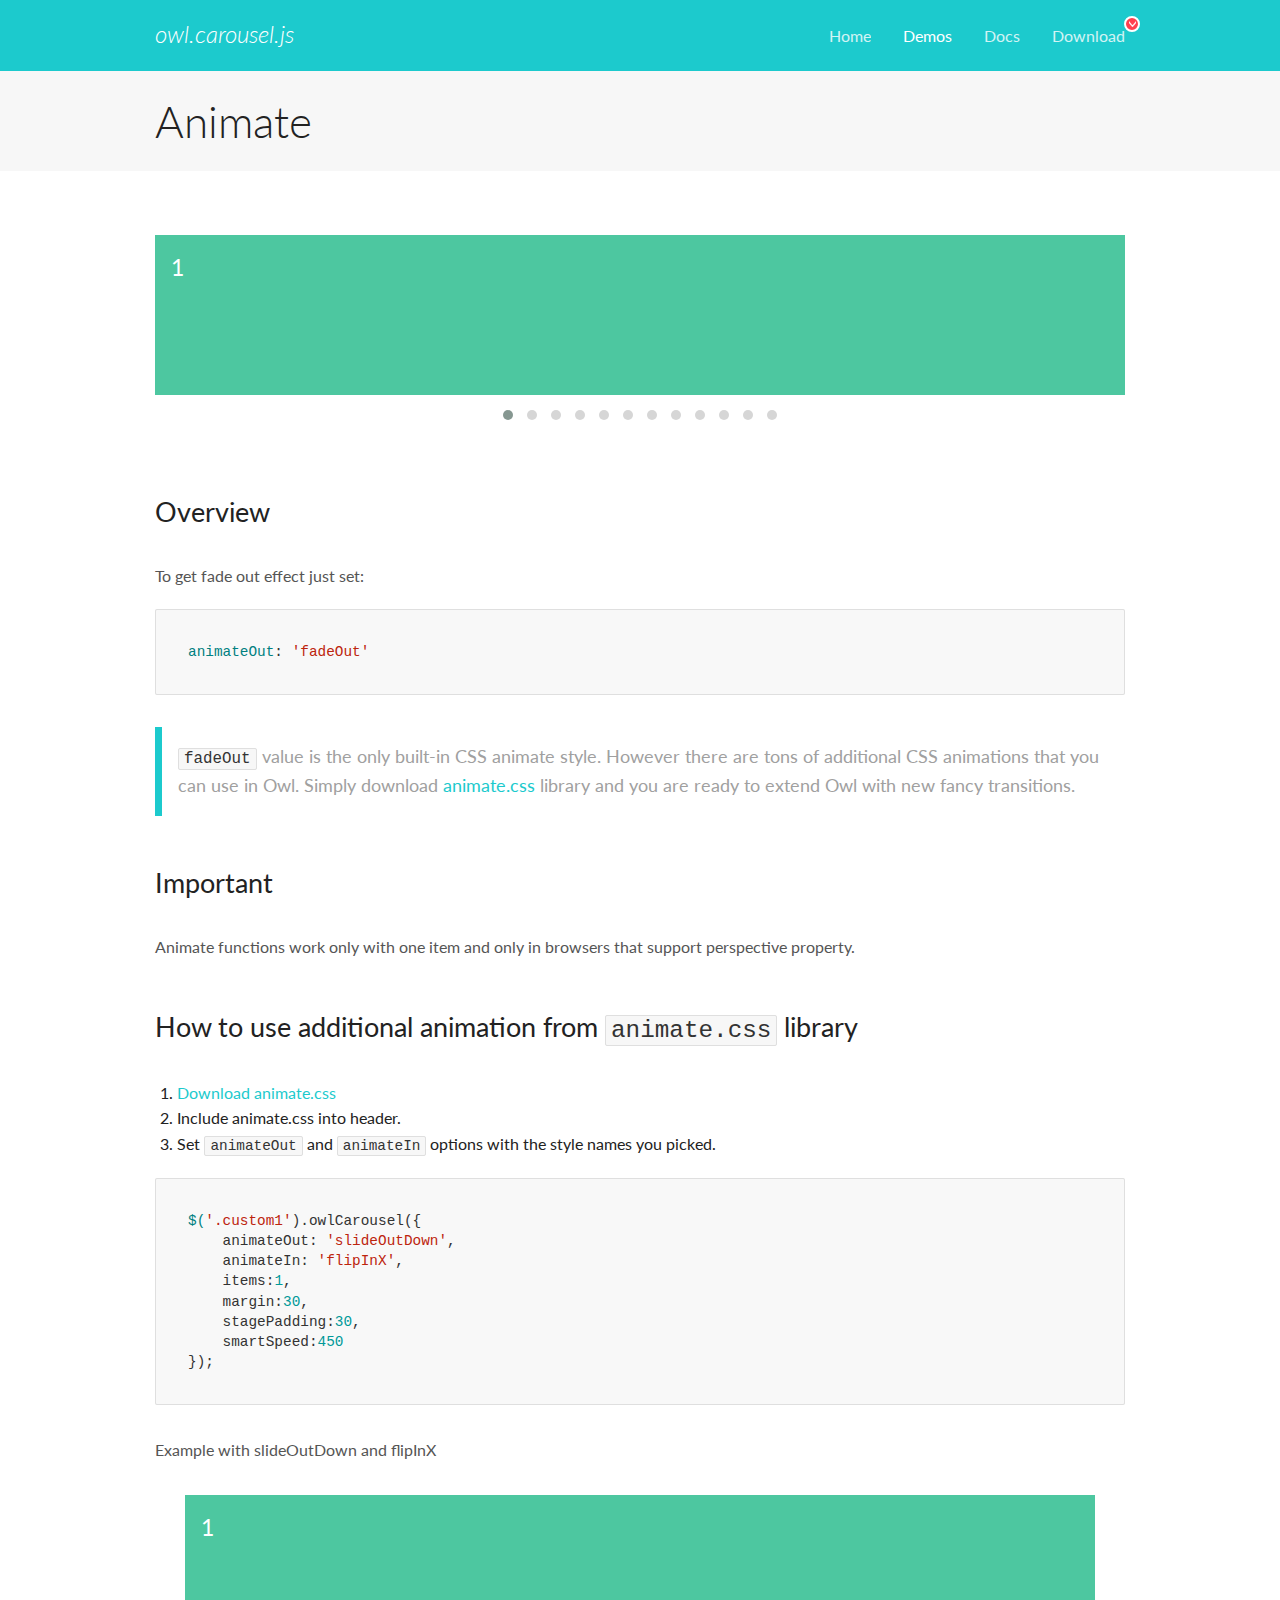
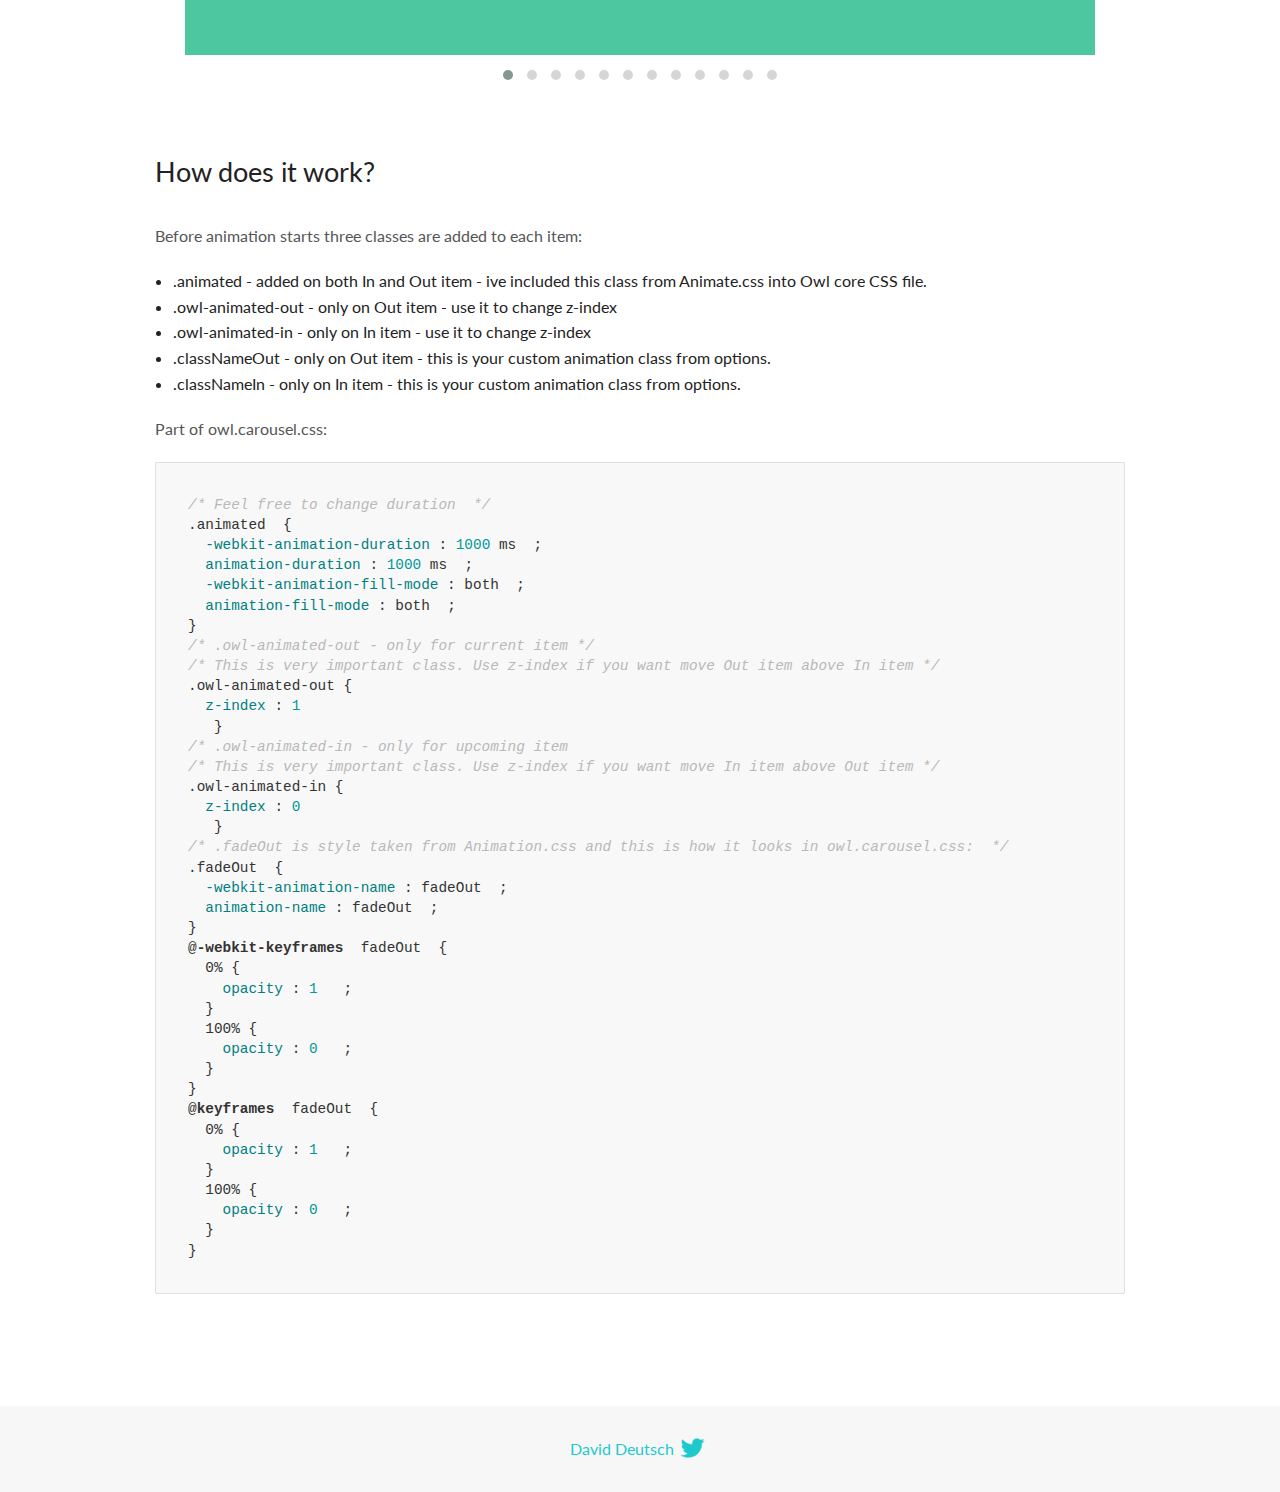
<file: src/libs/OwlCarousel2-2.3.4/docs/demos/animate.html>
<!DOCTYPE html>
<html lang="en">
  <head>

    <!-- head -->
    <meta charset="utf-8">
    <meta name="msapplication-tap-highlight" content="no" />
    <meta name="viewport" content="width=device-width, initial-scale=1.0" />
    <meta name="description" content="Animate carousel">
    <meta name="author" content="David Deutsch">
    <title>
      Animate Demo | Owl Carousel | 2.3.4
    </title>

    <!-- Stylesheets -->
    <link href='https://fonts.googleapis.com/css?family=Lato:300,400,700,400italic,300italic' rel='stylesheet' type='text/css'>
    <link rel="stylesheet" href="../assets/css/docs.theme.min.css">

    <!-- Owl Stylesheets -->
    <link rel="stylesheet" href="../assets/owlcarousel/assets/owl.carousel.min.css">
    <link rel="stylesheet" href="../assets/owlcarousel/assets/owl.theme.default.min.css">

    <!-- HTML5 shim and Respond.js IE8 support of HTML5 elements and media queries -->

    <!--[if lt IE 9]>
      <script src="https://oss.maxcdn.com/libs/html5shiv/3.7.0/html5shiv.js"></script>
      <script src="https://oss.maxcdn.com/libs/respond.js/1.3.0/respond.min.js"></script>
    <![endif]-->

    <!-- Favicons -->
    <link rel="apple-touch-icon-precomposed" sizes="144x144" href="../assets/ico/apple-touch-icon-144-precomposed.png">
    <link rel="shortcut icon" href="../assets/ico/favicon.png">
    <link rel="shortcut icon" href="favicon.ico">

    <!-- Yeah i know js should not be in header. Its required for demos.-->

    <!-- javascript -->
    <script src="../assets/vendors/jquery.min.js"></script>
    <script src="../assets/owlcarousel/owl.carousel.js"></script>
  </head>
  <body>

    <!-- header -->
    <header class="header">
      <div class="row">
        <div class="large-12 columns">
          <div class="brand left">
            <h3>
              <a href="/OwlCarousel2/">owl.carousel.js</a> 
            </h3>
          </div>
          <a id="toggle-nav" class="right">
            <span></span> <span></span> <span></span> 
          </a> 
          <div class="nav-bar">
            <ul class="clearfix">
              <li> <a href="/OwlCarousel2/index.html">Home</a>  </li>
              <li class="active">
                <a href="/OwlCarousel2/demos/demos.html">Demos</a> 
              </li>
              <li> <a href="/OwlCarousel2/docs/started-welcome.html">Docs</a>  </li>
              <li>
                <a href="https://github.com/OwlCarousel2/OwlCarousel2/archive/2.3.4.zip">Download</a> 
                <span class="download"></span> 
              </li>
            </ul>
          </div>
        </div>
      </div>
    </header>

    <!-- title -->
    <section class="title">
      <div class="row">
        <div class="large-12 columns">
          <h1>Animate</h1>
        </div>
      </div>
    </section>

    <!--  Demos -->
    <section id="demos">
      <div class="row">
        <div class="large-12 columns">
          <div class="fadeOut owl-carousel owl-theme">
            <div class="item">
              <h4>1</h4>
            </div>
            <div class="item">
              <h4>2</h4>
            </div>
            <div class="item">
              <h4>3</h4>
            </div>
            <div class="item">
              <h4>4</h4>
            </div>
            <div class="item">
              <h4>5</h4>
            </div>
            <div class="item">
              <h4>6</h4>
            </div>
            <div class="item">
              <h4>7</h4>
            </div>
            <div class="item">
              <h4>8</h4>
            </div>
            <div class="item">
              <h4>9</h4>
            </div>
            <div class="item">
              <h4>10</h4>
            </div>
            <div class="item">
              <h4>11</h4>
            </div>
            <div class="item">
              <h4>12</h4>
            </div>
          </div>
          <h3 id="overview">Overview</h3>
          <p>To get fade out effect just set:</p>
          <pre><code>animateOut: &#39;fadeOut&#39;</code></pre>
          <blockquote>
            <p><code>fadeOut</code> value is the only built-in CSS animate style. However there are tons of additional CSS animations that you can use in Owl. Simply download
              <a href="https://daneden.github.io/animate.css/">animate.css</a>  library and you are ready to extend Owl with new fancy transitions.</p>
          </blockquote>
          <h3 id="important">Important</h3>
          <p>Animate functions work only with one item and only in browsers that support perspective property.</p>
          <h3 id="how-to-use-additional-animation-from-animate-css-library">How to use additional animation from <code>animate.css</code> library</h3>
          <ol>
            <li> <a href="https://daneden.github.io/animate.css/">Download animate.css</a>  </li>
            <li>Include animate.css into header.</li>
            <li>Set <code>animateOut</code> and <code>animateIn</code> options with the style names you picked.</li>
          </ol>
          <pre><code>$(&#39;.custom1&#39;).owlCarousel({
    animateOut: &#39;slideOutDown&#39;,
    animateIn: &#39;flipInX&#39;,
    items:1,
    margin:30,
    stagePadding:30,
    smartSpeed:450
});</code></pre>
          <p>Example with slideOutDown and flipInX</p>
          <div class="custom1 owl-carousel owl-theme">
            <div class="item">
              <h4>1</h4>
            </div>
            <div class="item">
              <h4>2</h4>
            </div>
            <div class="item">
              <h4>3</h4>
            </div>
            <div class="item">
              <h4>4</h4>
            </div>
            <div class="item">
              <h4>5</h4>
            </div>
            <div class="item">
              <h4>6</h4>
            </div>
            <div class="item">
              <h4>7</h4>
            </div>
            <div class="item">
              <h4>8</h4>
            </div>
            <div class="item">
              <h4>9</h4>
            </div>
            <div class="item">
              <h4>10</h4>
            </div>
            <div class="item">
              <h4>11</h4>
            </div>
            <div class="item">
              <h4>12</h4>
            </div>
          </div>
          <h3 id="how-does-it-work-">How does it work?</h3>
          <p>Before animation starts three classes are added to each item:</p>
          <ul>
            <li>.animated - added on both In and Out item - ive included this class from Animate.css into Owl core CSS file.</li>
            <li>.owl-animated-out - only on Out item - use it to change z-index</li>
            <li>.owl-animated-in - only on In item - use it to change z-index</li>
            <li>.classNameOut - only on Out item - this is your custom animation class from options.</li>
            <li>.classNameIn - only on In item - this is your custom animation class from options.</li>
          </ul>
          <p>Part of owl.carousel.css:</p>
          <pre><code class="language-css"><span class="comment">/* Feel free to change duration  */</span> 
<span class="class">.animated</span>  <span class="rules">{
  <span class="rule"><span class="attribute">-webkit-animation-duration</span> :<span class="value"> <span class="number">1000</span> ms</span> </span> ;
  <span class="rule"><span class="attribute">animation-duration</span> :<span class="value"> <span class="number">1000</span> ms</span> </span> ;
  <span class="rule"><span class="attribute">-webkit-animation-fill-mode</span> :<span class="value"> both</span> </span> ;
  <span class="rule"><span class="attribute">animation-fill-mode</span> :<span class="value"> both</span> </span> ;
<span class="rule">}</span> </span> 
<span class="comment">/* .owl-animated-out - only for current item */</span> 
<span class="comment">/* This is very important class. Use z-index if you want move Out item above In item */</span> 
<span class="class">.owl-animated-out</span> <span class="rules">{
  <span class="rule"><span class="attribute">z-index</span> :<span class="value"> <span class="number">1</span> 
</span> </span> </span> }
<span class="comment">/* .owl-animated-in - only for upcoming item
/* This is very important class. Use z-index if you want move In item above Out item */</span> 
<span class="class">.owl-animated-in</span> <span class="rules">{
  <span class="rule"><span class="attribute">z-index</span> :<span class="value"> <span class="number">0</span> 
</span> </span> </span> }
<span class="comment">/* .fadeOut is style taken from Animation.css and this is how it looks in owl.carousel.css:  */</span> 
<span class="class">.fadeOut</span>  <span class="rules">{
  <span class="rule"><span class="attribute">-webkit-animation-name</span> :<span class="value"> fadeOut</span> </span> ;
  <span class="rule"><span class="attribute">animation-name</span> :<span class="value"> fadeOut</span> </span> ;
<span class="rule">}</span> </span> 
<span class="at_rule">@<span class="keyword">-webkit-keyframes</span>  fadeOut </span> {
  0% <span class="rules">{
    <span class="rule"><span class="attribute">opacity</span> :<span class="value"> <span class="number">1</span> </span> </span> ;
  <span class="rule">}</span> </span> 
  100% <span class="rules">{
    <span class="rule"><span class="attribute">opacity</span> :<span class="value"> <span class="number">0</span> </span> </span> ;
  <span class="rule">}</span> </span> 
}
<span class="at_rule">@<span class="keyword">keyframes</span>  fadeOut </span> {
  0% <span class="rules">{
    <span class="rule"><span class="attribute">opacity</span> :<span class="value"> <span class="number">1</span> </span> </span> ;
  <span class="rule">}</span> </span> 
  100% <span class="rules">{
    <span class="rule"><span class="attribute">opacity</span> :<span class="value"> <span class="number">0</span> </span> </span> ;
  <span class="rule">}</span> </span> 
}</code></pre>
          <link rel="stylesheet" href="../assets/css/animate.css">
          <script>
            jQuery(document).ready(function($) {
              $('.fadeOut').owlCarousel({
                items: 1,
                animateOut: 'fadeOut',
                loop: true,
                margin: 10,
              });
              $('.custom1').owlCarousel({
                animateOut: 'slideOutDown',
                animateIn: 'flipInX',
                items: 1,
                margin: 30,
                stagePadding: 30,
                smartSpeed: 450
              });
            });
          </script>
        </div>
      </div>
    </section>

    <!-- footer -->
    <footer class="footer">
      <div class="row">
        <div class="large-12 columns">
          <h5>
            <a href="/OwlCarousel2/docs/support-contact.html">David Deutsch</a> 
            <a id="custom-tweet-button" href="https://twitter.com/share?url=https://github.com/OwlCarousel2/OwlCarousel2&text=Owl Carousel - This is so awesome! " target="_blank"></a> 
          </h5>
        </div>
      </div>
    </footer>

    <!-- vendors -->
    <script src="../assets/vendors/highlight.js"></script>
    <script src="../assets/js/app.js"></script>
  </body>
</html>
</file>
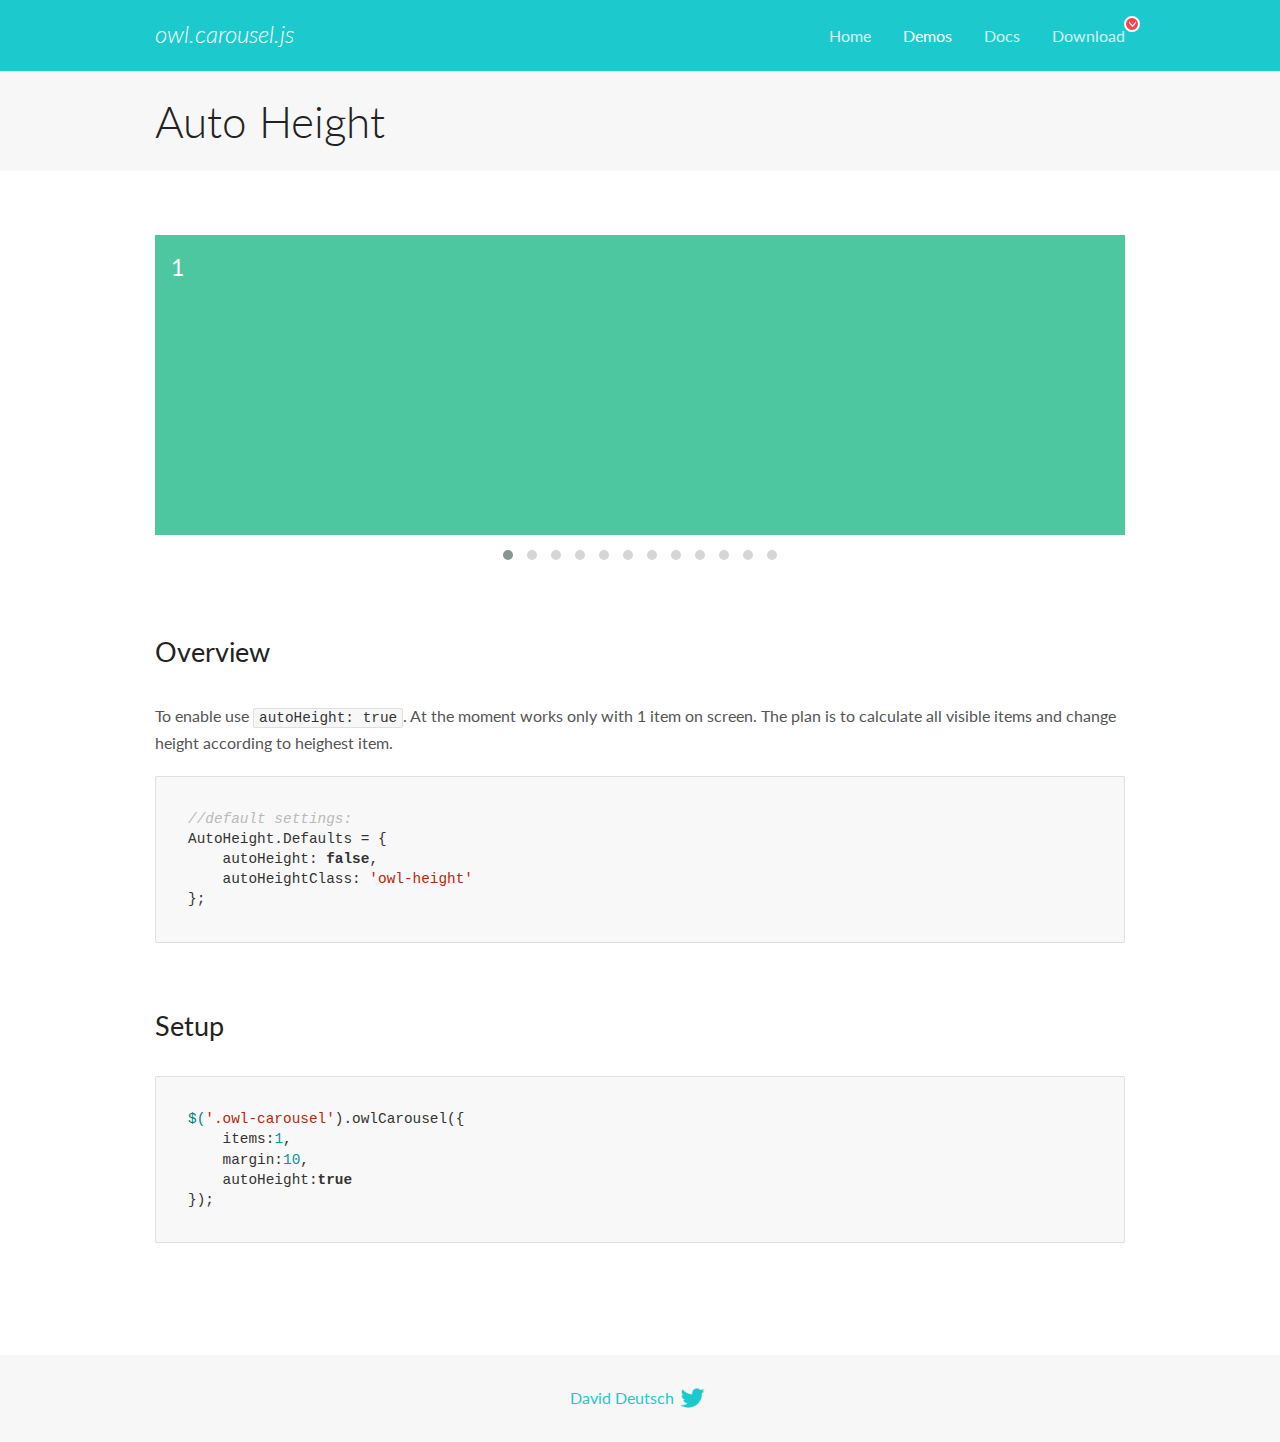
<file: src/libs/OwlCarousel2-2.3.4/docs/demos/autoheight.html>
<!DOCTYPE html>
<html lang="en">
  <head>

    <!-- head -->
    <meta charset="utf-8">
    <meta name="msapplication-tap-highlight" content="no" />
    <meta name="viewport" content="width=device-width, initial-scale=1.0" />
    <meta name="description" content="autoHeight usage demo">
    <meta name="author" content="David Deutsch">
    <title>
      Auto Height Demo | Owl Carousel | 2.3.4
    </title>

    <!-- Stylesheets -->
    <link href='https://fonts.googleapis.com/css?family=Lato:300,400,700,400italic,300italic' rel='stylesheet' type='text/css'>
    <link rel="stylesheet" href="../assets/css/docs.theme.min.css">

    <!-- Owl Stylesheets -->
    <link rel="stylesheet" href="../assets/owlcarousel/assets/owl.carousel.min.css">
    <link rel="stylesheet" href="../assets/owlcarousel/assets/owl.theme.default.min.css">

    <!-- HTML5 shim and Respond.js IE8 support of HTML5 elements and media queries -->

    <!--[if lt IE 9]>
      <script src="https://oss.maxcdn.com/libs/html5shiv/3.7.0/html5shiv.js"></script>
      <script src="https://oss.maxcdn.com/libs/respond.js/1.3.0/respond.min.js"></script>
    <![endif]-->

    <!-- Favicons -->
    <link rel="apple-touch-icon-precomposed" sizes="144x144" href="../assets/ico/apple-touch-icon-144-precomposed.png">
    <link rel="shortcut icon" href="../assets/ico/favicon.png">
    <link rel="shortcut icon" href="favicon.ico">

    <!-- Yeah i know js should not be in header. Its required for demos.-->

    <!-- javascript -->
    <script src="../assets/vendors/jquery.min.js"></script>
    <script src="../assets/owlcarousel/owl.carousel.js"></script>
  </head>
  <body>

    <!-- header -->
    <header class="header">
      <div class="row">
        <div class="large-12 columns">
          <div class="brand left">
            <h3>
              <a href="/OwlCarousel2/">owl.carousel.js</a> 
            </h3>
          </div>
          <a id="toggle-nav" class="right">
            <span></span> <span></span> <span></span> 
          </a> 
          <div class="nav-bar">
            <ul class="clearfix">
              <li> <a href="/OwlCarousel2/index.html">Home</a>  </li>
              <li class="active">
                <a href="/OwlCarousel2/demos/demos.html">Demos</a> 
              </li>
              <li> <a href="/OwlCarousel2/docs/started-welcome.html">Docs</a>  </li>
              <li>
                <a href="https://github.com/OwlCarousel2/OwlCarousel2/archive/2.3.4.zip">Download</a> 
                <span class="download"></span> 
              </li>
            </ul>
          </div>
        </div>
      </div>
    </header>

    <!-- title -->
    <section class="title">
      <div class="row">
        <div class="large-12 columns">
          <h1>Auto Height</h1>
        </div>
      </div>
    </section>

    <!--  Demos -->
    <section id="demos">
      <div class="row">
        <div class="large-12 columns">
          <div class="owl-carousel owl-theme">
            <div class="item" style="height:300px">
              <h4>1</h4>
            </div>
            <div class="item" style="height:100px">
              <h4>2</h4>
            </div>
            <div class="item" style="height:500px">
              <h4>3</h4>
            </div>
            <div class="item" style="height:250px">
              <h4>4</h4>
            </div>
            <div class="item" style="height:400px">
              <h4>5</h4>
            </div>
            <div class="item" style="height:500px">
              <h4>6</h4>
            </div>
            <div class="item" style="height:600px">
              <h4>7</h4>
            </div>
            <div class="item" style="height:400px">
              <h4>8</h4>
            </div>
            <div class="item" style="height:300px">
              <h4>9</h4>
            </div>
            <div class="item" style="height:350px">
              <h4>10</h4>
            </div>
            <div class="item" style="height:200px">
              <h4>11</h4>
            </div>
            <div class="item" style="height:150px">
              <h4>12</h4>
            </div>
          </div>
          <h3 id="overview">Overview</h3>
          <p>To enable use <code>autoHeight: true</code>. At the moment works only with 1 item on screen. The plan is to calculate all visible items and change height according to heighest item.</p>
          <pre><code>//default settings:
AutoHeight.Defaults = {
    autoHeight: false,
    autoHeightClass: &#39;owl-height&#39;
};</code></pre>
          <h3 id="setup">Setup</h3>
          <pre><code>$(&#39;.owl-carousel&#39;).owlCarousel({
    items:1,
    margin:10,
    autoHeight:true
});</code></pre>
          <script>
            $(document).ready(function() {
              $('.owl-carousel').owlCarousel({
                items: 1,
                margin: 10,
                autoHeight: true
              });
            })
          </script>
        </div>
      </div>
    </section>

    <!-- footer -->
    <footer class="footer">
      <div class="row">
        <div class="large-12 columns">
          <h5>
            <a href="/OwlCarousel2/docs/support-contact.html">David Deutsch</a> 
            <a id="custom-tweet-button" href="https://twitter.com/share?url=https://github.com/OwlCarousel2/OwlCarousel2&text=Owl Carousel - This is so awesome! " target="_blank"></a> 
          </h5>
        </div>
      </div>
    </footer>

    <!-- vendors -->
    <script src="../assets/vendors/highlight.js"></script>
    <script src="../assets/js/app.js"></script>
  </body>
</html>
</file>
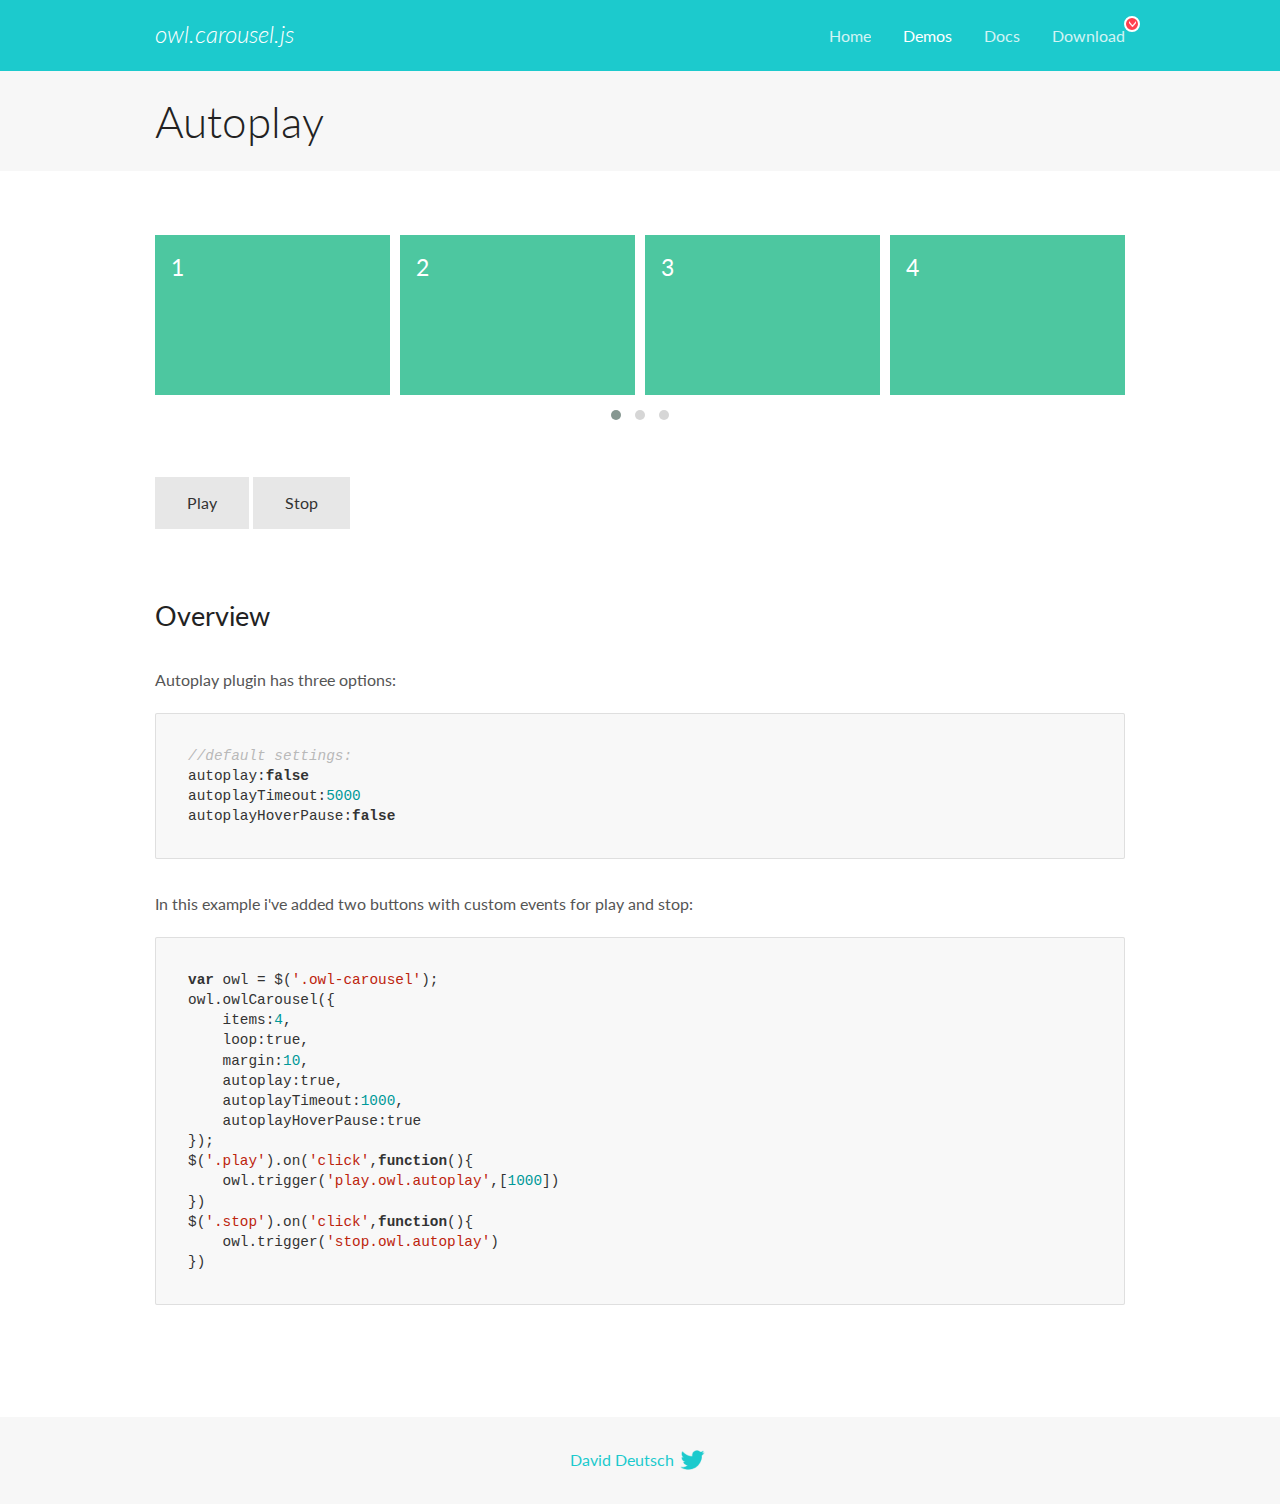
<file: src/libs/OwlCarousel2-2.3.4/docs/demos/autoplay.html>
<!DOCTYPE html>
<html lang="en">
  <head>

    <!-- head -->
    <meta charset="utf-8">
    <meta name="msapplication-tap-highlight" content="no" />
    <meta name="viewport" content="width=device-width, initial-scale=1.0" />
    <meta name="description" content="Autoplay usage demo">
    <meta name="author" content="David Deutsch">
    <title>
      Autoplay Demo | Owl Carousel | 2.3.4
    </title>

    <!-- Stylesheets -->
    <link href='https://fonts.googleapis.com/css?family=Lato:300,400,700,400italic,300italic' rel='stylesheet' type='text/css'>
    <link rel="stylesheet" href="../assets/css/docs.theme.min.css">

    <!-- Owl Stylesheets -->
    <link rel="stylesheet" href="../assets/owlcarousel/assets/owl.carousel.min.css">
    <link rel="stylesheet" href="../assets/owlcarousel/assets/owl.theme.default.min.css">

    <!-- HTML5 shim and Respond.js IE8 support of HTML5 elements and media queries -->

    <!--[if lt IE 9]>
      <script src="https://oss.maxcdn.com/libs/html5shiv/3.7.0/html5shiv.js"></script>
      <script src="https://oss.maxcdn.com/libs/respond.js/1.3.0/respond.min.js"></script>
    <![endif]-->

    <!-- Favicons -->
    <link rel="apple-touch-icon-precomposed" sizes="144x144" href="../assets/ico/apple-touch-icon-144-precomposed.png">
    <link rel="shortcut icon" href="../assets/ico/favicon.png">
    <link rel="shortcut icon" href="favicon.ico">

    <!-- Yeah i know js should not be in header. Its required for demos.-->

    <!-- javascript -->
    <script src="../assets/vendors/jquery.min.js"></script>
    <script src="../assets/owlcarousel/owl.carousel.js"></script>
  </head>
  <body>

    <!-- header -->
    <header class="header">
      <div class="row">
        <div class="large-12 columns">
          <div class="brand left">
            <h3>
              <a href="/OwlCarousel2/">owl.carousel.js</a> 
            </h3>
          </div>
          <a id="toggle-nav" class="right">
            <span></span> <span></span> <span></span> 
          </a> 
          <div class="nav-bar">
            <ul class="clearfix">
              <li> <a href="/OwlCarousel2/index.html">Home</a>  </li>
              <li class="active">
                <a href="/OwlCarousel2/demos/demos.html">Demos</a> 
              </li>
              <li> <a href="/OwlCarousel2/docs/started-welcome.html">Docs</a>  </li>
              <li>
                <a href="https://github.com/OwlCarousel2/OwlCarousel2/archive/2.3.4.zip">Download</a> 
                <span class="download"></span> 
              </li>
            </ul>
          </div>
        </div>
      </div>
    </header>

    <!-- title -->
    <section class="title">
      <div class="row">
        <div class="large-12 columns">
          <h1>Autoplay</h1>
        </div>
      </div>
    </section>

    <!--  Demos -->
    <section id="demos">
      <div class="row">
        <div class="large-12 columns">
          <div class="owl-carousel owl-theme">
            <div class="item">
              <h4>1</h4>
            </div>
            <div class="item">
              <h4>2</h4>
            </div>
            <div class="item">
              <h4>3</h4>
            </div>
            <div class="item">
              <h4>4</h4>
            </div>
            <div class="item">
              <h4>5</h4>
            </div>
            <div class="item">
              <h4>6</h4>
            </div>
            <div class="item">
              <h4>7</h4>
            </div>
            <div class="item">
              <h4>8</h4>
            </div>
            <div class="item">
              <h4>9</h4>
            </div>
            <div class="item">
              <h4>10</h4>
            </div>
            <div class="item">
              <h4>11</h4>
            </div>
            <div class="item">
              <h4>12</h4>
            </div>
          </div>
          <a class="button secondary play">Play</a> 
          <a class="button secondary stop">Stop</a> 
          <h3 id="overview">Overview</h3>
          <p>Autoplay plugin has three options:</p>
          <pre><code>//default settings:
autoplay:false
autoplayTimeout:5000
autoplayHoverPause:false</code></pre>
          <p>In this example i&#39;ve added two buttons with custom events for play and stop:</p>
          <pre><code>var owl = $(&#39;.owl-carousel&#39;);
owl.owlCarousel({
    items:4,
    loop:true,
    margin:10,
    autoplay:true,
    autoplayTimeout:1000,
    autoplayHoverPause:true
});
$(&#39;.play&#39;).on(&#39;click&#39;,function(){
    owl.trigger(&#39;play.owl.autoplay&#39;,[1000])
})
$(&#39;.stop&#39;).on(&#39;click&#39;,function(){
    owl.trigger(&#39;stop.owl.autoplay&#39;)
})</code></pre>
          <script>
            $(document).ready(function() {
              var owl = $('.owl-carousel');
              owl.owlCarousel({
                items: 4,
                loop: true,
                margin: 10,
                autoplay: true,
                autoplayTimeout: 1000,
                autoplayHoverPause: true
              });
              $('.play').on('click', function() {
                owl.trigger('play.owl.autoplay', [1000])
              })
              $('.stop').on('click', function() {
                owl.trigger('stop.owl.autoplay')
              })
            })
          </script>
        </div>
      </div>
    </section>

    <!-- footer -->
    <footer class="footer">
      <div class="row">
        <div class="large-12 columns">
          <h5>
            <a href="/OwlCarousel2/docs/support-contact.html">David Deutsch</a> 
            <a id="custom-tweet-button" href="https://twitter.com/share?url=https://github.com/OwlCarousel2/OwlCarousel2&text=Owl Carousel - This is so awesome! " target="_blank"></a> 
          </h5>
        </div>
      </div>
    </footer>

    <!-- vendors -->
    <script src="../assets/vendors/highlight.js"></script>
    <script src="../assets/js/app.js"></script>
  </body>
</html>
</file>
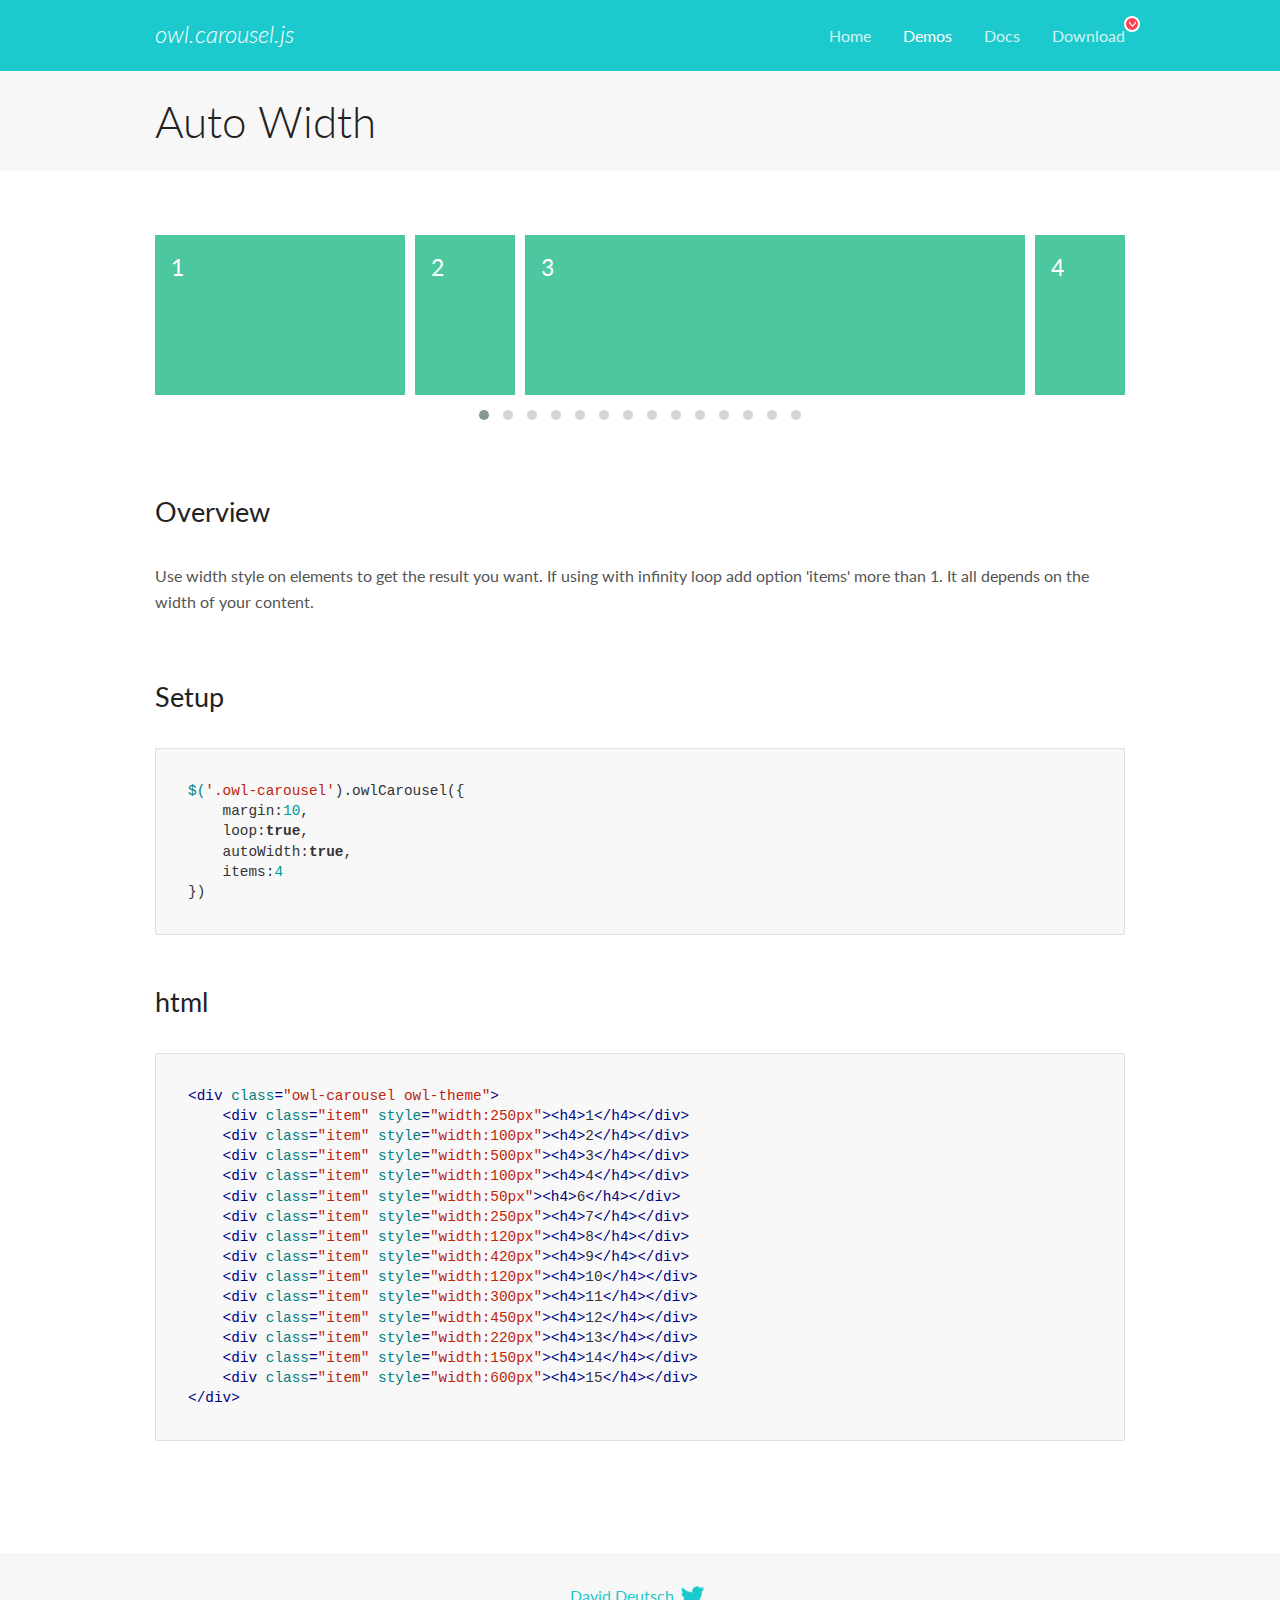
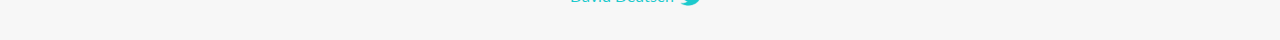
<file: src/libs/OwlCarousel2-2.3.4/docs/demos/autowidth.html>
<!DOCTYPE html>
<html lang="en">
  <head>

    <!-- head -->
    <meta charset="utf-8">
    <meta name="msapplication-tap-highlight" content="no" />
    <meta name="viewport" content="width=device-width, initial-scale=1.0" />
    <meta name="description" content="Auto Width">
    <meta name="author" content="David Deutsch">
    <title>
      Auto Width Demo | Owl Carousel | 2.3.4
    </title>

    <!-- Stylesheets -->
    <link href='https://fonts.googleapis.com/css?family=Lato:300,400,700,400italic,300italic' rel='stylesheet' type='text/css'>
    <link rel="stylesheet" href="../assets/css/docs.theme.min.css">

    <!-- Owl Stylesheets -->
    <link rel="stylesheet" href="../assets/owlcarousel/assets/owl.carousel.min.css">
    <link rel="stylesheet" href="../assets/owlcarousel/assets/owl.theme.default.min.css">

    <!-- HTML5 shim and Respond.js IE8 support of HTML5 elements and media queries -->

    <!--[if lt IE 9]>
      <script src="https://oss.maxcdn.com/libs/html5shiv/3.7.0/html5shiv.js"></script>
      <script src="https://oss.maxcdn.com/libs/respond.js/1.3.0/respond.min.js"></script>
    <![endif]-->

    <!-- Favicons -->
    <link rel="apple-touch-icon-precomposed" sizes="144x144" href="../assets/ico/apple-touch-icon-144-precomposed.png">
    <link rel="shortcut icon" href="../assets/ico/favicon.png">
    <link rel="shortcut icon" href="favicon.ico">

    <!-- Yeah i know js should not be in header. Its required for demos.-->

    <!-- javascript -->
    <script src="../assets/vendors/jquery.min.js"></script>
    <script src="../assets/owlcarousel/owl.carousel.js"></script>
  </head>
  <body>

    <!-- header -->
    <header class="header">
      <div class="row">
        <div class="large-12 columns">
          <div class="brand left">
            <h3>
              <a href="/OwlCarousel2/">owl.carousel.js</a> 
            </h3>
          </div>
          <a id="toggle-nav" class="right">
            <span></span> <span></span> <span></span> 
          </a> 
          <div class="nav-bar">
            <ul class="clearfix">
              <li> <a href="/OwlCarousel2/index.html">Home</a>  </li>
              <li class="active">
                <a href="/OwlCarousel2/demos/demos.html">Demos</a> 
              </li>
              <li> <a href="/OwlCarousel2/docs/started-welcome.html">Docs</a>  </li>
              <li>
                <a href="https://github.com/OwlCarousel2/OwlCarousel2/archive/2.3.4.zip">Download</a> 
                <span class="download"></span> 
              </li>
            </ul>
          </div>
        </div>
      </div>
    </header>

    <!-- title -->
    <section class="title">
      <div class="row">
        <div class="large-12 columns">
          <h1>Auto Width</h1>
        </div>
      </div>
    </section>

    <!--  Demos -->
    <section id="demos">
      <div class="row">
        <div class="large-12 columns">
          <div class="owl-carousel owl-theme">
            <div class="item" style="width:250px">
              <h4>1</h4>
            </div>
            <div class="item" style="width:100px">
              <h4>2</h4>
            </div>
            <div class="item" style="width:500px">
              <h4>3</h4>
            </div>
            <div class="item" style="width:100px">
              <h4>4</h4>
            </div>
            <div class="item" style="width:50px">
              <h4>6</h4>
            </div>
            <div class="item" style="width:250px">
              <h4>7</h4>
            </div>
            <div class="item" style="width:120px">
              <h4>8</h4>
            </div>
            <div class="item" style="width:420px">
              <h4>9</h4>
            </div>
            <div class="item" style="width:120px">
              <h4>10</h4>
            </div>
            <div class="item" style="width:300px">
              <h4>11</h4>
            </div>
            <div class="item" style="width:450px">
              <h4>12</h4>
            </div>
            <div class="item" style="width:220px">
              <h4>13</h4>
            </div>
            <div class="item" style="width:150px">
              <h4>14</h4>
            </div>
            <div class="item" style="width:600px">
              <h4>15</h4>
            </div>
          </div>
          <h3 id="overview">Overview</h3>
          <p>Use width style on elements to get the result you want. If using with infinity loop add option &#39;items&#39; more than 1. It all depends on the width of your content.</p>
          <h3 id="setup">Setup</h3>
          <pre><code>$(&#39;.owl-carousel&#39;).owlCarousel({
    margin:10,
    loop:true,
    autoWidth:true,
    items:4
})</code></pre>
          <h3 id="html">html</h3>
          <pre><code>&lt;div class=&quot;owl-carousel owl-theme&quot;&gt;
    &lt;div class=&quot;item&quot; style=&quot;width:250px&quot;&gt;&lt;h4&gt;1&lt;/h4&gt;&lt;/div&gt;
    &lt;div class=&quot;item&quot; style=&quot;width:100px&quot;&gt;&lt;h4&gt;2&lt;/h4&gt;&lt;/div&gt;
    &lt;div class=&quot;item&quot; style=&quot;width:500px&quot;&gt;&lt;h4&gt;3&lt;/h4&gt;&lt;/div&gt;
    &lt;div class=&quot;item&quot; style=&quot;width:100px&quot;&gt;&lt;h4&gt;4&lt;/h4&gt;&lt;/div&gt;
    &lt;div class=&quot;item&quot; style=&quot;width:50px&quot;&gt;&lt;h4&gt;6&lt;/h4&gt;&lt;/div&gt;
    &lt;div class=&quot;item&quot; style=&quot;width:250px&quot;&gt;&lt;h4&gt;7&lt;/h4&gt;&lt;/div&gt;
    &lt;div class=&quot;item&quot; style=&quot;width:120px&quot;&gt;&lt;h4&gt;8&lt;/h4&gt;&lt;/div&gt;
    &lt;div class=&quot;item&quot; style=&quot;width:420px&quot;&gt;&lt;h4&gt;9&lt;/h4&gt;&lt;/div&gt;
    &lt;div class=&quot;item&quot; style=&quot;width:120px&quot;&gt;&lt;h4&gt;10&lt;/h4&gt;&lt;/div&gt;
    &lt;div class=&quot;item&quot; style=&quot;width:300px&quot;&gt;&lt;h4&gt;11&lt;/h4&gt;&lt;/div&gt;
    &lt;div class=&quot;item&quot; style=&quot;width:450px&quot;&gt;&lt;h4&gt;12&lt;/h4&gt;&lt;/div&gt;
    &lt;div class=&quot;item&quot; style=&quot;width:220px&quot;&gt;&lt;h4&gt;13&lt;/h4&gt;&lt;/div&gt;
    &lt;div class=&quot;item&quot; style=&quot;width:150px&quot;&gt;&lt;h4&gt;14&lt;/h4&gt;&lt;/div&gt;
    &lt;div class=&quot;item&quot; style=&quot;width:600px&quot;&gt;&lt;h4&gt;15&lt;/h4&gt;&lt;/div&gt;
&lt;/div&gt;</code></pre>
          <script>
            $(document).ready(function() {
              $('.owl-carousel').owlCarousel({
                margin: 10,
                loop: true,
                autoWidth: true,
                items: 4
              })
            })
          </script>
        </div>
      </div>
    </section>

    <!-- footer -->
    <footer class="footer">
      <div class="row">
        <div class="large-12 columns">
          <h5>
            <a href="/OwlCarousel2/docs/support-contact.html">David Deutsch</a> 
            <a id="custom-tweet-button" href="https://twitter.com/share?url=https://github.com/OwlCarousel2/OwlCarousel2&text=Owl Carousel - This is so awesome! " target="_blank"></a> 
          </h5>
        </div>
      </div>
    </footer>

    <!-- vendors -->
    <script src="../assets/vendors/highlight.js"></script>
    <script src="../assets/js/app.js"></script>
  </body>
</html>
</file>
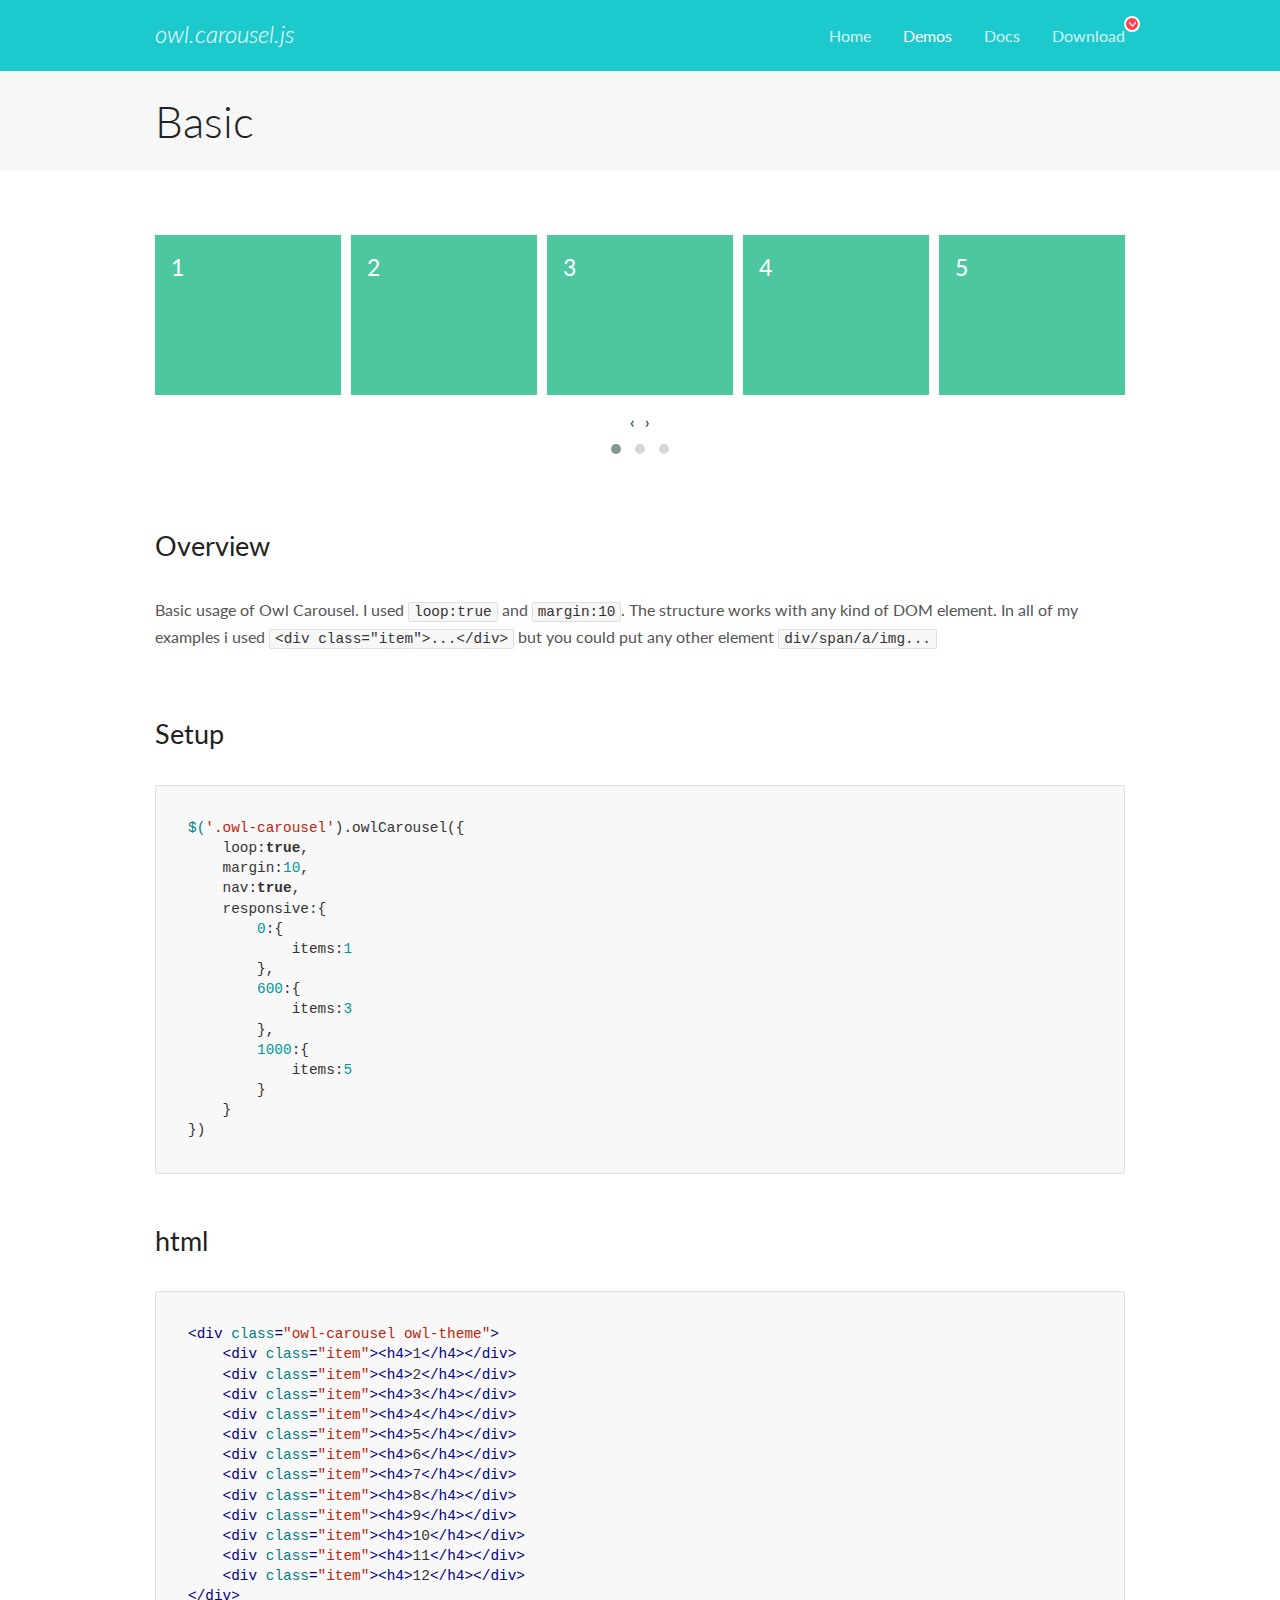
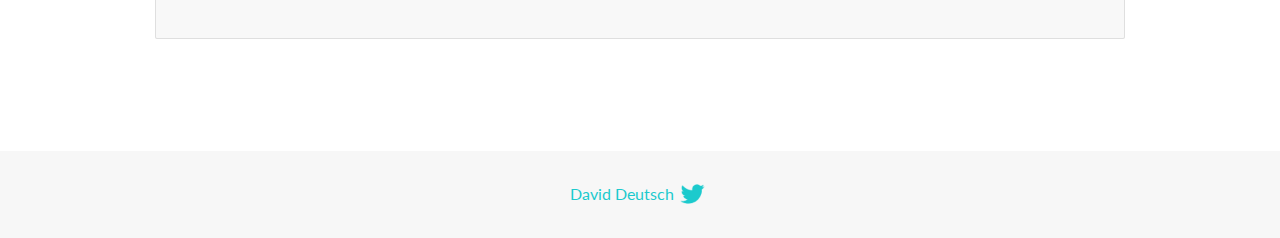
<file: src/libs/OwlCarousel2-2.3.4/docs/demos/basic.html>
<!DOCTYPE html>
<html lang="en">
  <head>

    <!-- head -->
    <meta charset="utf-8">
    <meta name="msapplication-tap-highlight" content="no" />
    <meta name="viewport" content="width=device-width, initial-scale=1.0" />
    <meta name="description" content="Basic usage demo">
    <meta name="author" content="David Deutsch">
    <title>
      Basic Demo | Owl Carousel | 2.3.4
    </title>

    <!-- Stylesheets -->
    <link href='https://fonts.googleapis.com/css?family=Lato:300,400,700,400italic,300italic' rel='stylesheet' type='text/css'>
    <link rel="stylesheet" href="../assets/css/docs.theme.min.css">

    <!-- Owl Stylesheets -->
    <link rel="stylesheet" href="../assets/owlcarousel/assets/owl.carousel.min.css">
    <link rel="stylesheet" href="../assets/owlcarousel/assets/owl.theme.default.min.css">

    <!-- HTML5 shim and Respond.js IE8 support of HTML5 elements and media queries -->

    <!--[if lt IE 9]>
      <script src="https://oss.maxcdn.com/libs/html5shiv/3.7.0/html5shiv.js"></script>
      <script src="https://oss.maxcdn.com/libs/respond.js/1.3.0/respond.min.js"></script>
    <![endif]-->

    <!-- Favicons -->
    <link rel="apple-touch-icon-precomposed" sizes="144x144" href="../assets/ico/apple-touch-icon-144-precomposed.png">
    <link rel="shortcut icon" href="../assets/ico/favicon.png">
    <link rel="shortcut icon" href="favicon.ico">

    <!-- Yeah i know js should not be in header. Its required for demos.-->

    <!-- javascript -->
    <script src="../assets/vendors/jquery.min.js"></script>
    <script src="../assets/owlcarousel/owl.carousel.js"></script>
  </head>
  <body>

    <!-- header -->
    <header class="header">
      <div class="row">
        <div class="large-12 columns">
          <div class="brand left">
            <h3>
              <a href="/OwlCarousel2/">owl.carousel.js</a> 
            </h3>
          </div>
          <a id="toggle-nav" class="right">
            <span></span> <span></span> <span></span> 
          </a> 
          <div class="nav-bar">
            <ul class="clearfix">
              <li> <a href="/OwlCarousel2/index.html">Home</a>  </li>
              <li class="active">
                <a href="/OwlCarousel2/demos/demos.html">Demos</a> 
              </li>
              <li> <a href="/OwlCarousel2/docs/started-welcome.html">Docs</a>  </li>
              <li>
                <a href="https://github.com/OwlCarousel2/OwlCarousel2/archive/2.3.4.zip">Download</a> 
                <span class="download"></span> 
              </li>
            </ul>
          </div>
        </div>
      </div>
    </header>

    <!-- title -->
    <section class="title">
      <div class="row">
        <div class="large-12 columns">
          <h1>Basic</h1>
        </div>
      </div>
    </section>

    <!--  Demos -->
    <section id="demos">
      <div class="row">
        <div class="large-12 columns">
          <div class="owl-carousel owl-theme">
            <div class="item">
              <h4>1</h4>
            </div>
            <div class="item">
              <h4>2</h4>
            </div>
            <div class="item">
              <h4>3</h4>
            </div>
            <div class="item">
              <h4>4</h4>
            </div>
            <div class="item">
              <h4>5</h4>
            </div>
            <div class="item">
              <h4>6</h4>
            </div>
            <div class="item">
              <h4>7</h4>
            </div>
            <div class="item">
              <h4>8</h4>
            </div>
            <div class="item">
              <h4>9</h4>
            </div>
            <div class="item">
              <h4>10</h4>
            </div>
            <div class="item">
              <h4>11</h4>
            </div>
            <div class="item">
              <h4>12</h4>
            </div>
          </div>
          <h3 id="overview">Overview</h3>
          <p>Basic usage of Owl Carousel. I used <code>loop:true</code> and <code>margin:10</code>. The structure works with any kind of DOM element. In all of my examples i used <code>&lt;div class=&quot;item&quot;&gt;...&lt;/div&gt;</code> but you could
            put any other element <code>div/span/a/img...</code></p>
          <h3 id="setup">Setup</h3>
          <pre><code>$(&#39;.owl-carousel&#39;).owlCarousel({
    loop:true,
    margin:10,
    nav:true,
    responsive:{
        0:{
            items:1
        },
        600:{
            items:3
        },
        1000:{
            items:5
        }
    }
})</code></pre>
          <h3 id="html">html</h3>
          <pre><code>&lt;div class=&quot;owl-carousel owl-theme&quot;&gt;
    &lt;div class=&quot;item&quot;&gt;&lt;h4&gt;1&lt;/h4&gt;&lt;/div&gt;
    &lt;div class=&quot;item&quot;&gt;&lt;h4&gt;2&lt;/h4&gt;&lt;/div&gt;
    &lt;div class=&quot;item&quot;&gt;&lt;h4&gt;3&lt;/h4&gt;&lt;/div&gt;
    &lt;div class=&quot;item&quot;&gt;&lt;h4&gt;4&lt;/h4&gt;&lt;/div&gt;
    &lt;div class=&quot;item&quot;&gt;&lt;h4&gt;5&lt;/h4&gt;&lt;/div&gt;
    &lt;div class=&quot;item&quot;&gt;&lt;h4&gt;6&lt;/h4&gt;&lt;/div&gt;
    &lt;div class=&quot;item&quot;&gt;&lt;h4&gt;7&lt;/h4&gt;&lt;/div&gt;
    &lt;div class=&quot;item&quot;&gt;&lt;h4&gt;8&lt;/h4&gt;&lt;/div&gt;
    &lt;div class=&quot;item&quot;&gt;&lt;h4&gt;9&lt;/h4&gt;&lt;/div&gt;
    &lt;div class=&quot;item&quot;&gt;&lt;h4&gt;10&lt;/h4&gt;&lt;/div&gt;
    &lt;div class=&quot;item&quot;&gt;&lt;h4&gt;11&lt;/h4&gt;&lt;/div&gt;
    &lt;div class=&quot;item&quot;&gt;&lt;h4&gt;12&lt;/h4&gt;&lt;/div&gt;
&lt;/div&gt;</code></pre>
          <script>
            $(document).ready(function() {
              var owl = $('.owl-carousel');
              owl.owlCarousel({
                margin: 10,
                nav: true,
                loop: true,
                responsive: {
                  0: {
                    items: 1
                  },
                  600: {
                    items: 3
                  },
                  1000: {
                    items: 5
                  }
                }
              })
            })
          </script>
        </div>
      </div>
    </section>

    <!-- footer -->
    <footer class="footer">
      <div class="row">
        <div class="large-12 columns">
          <h5>
            <a href="/OwlCarousel2/docs/support-contact.html">David Deutsch</a> 
            <a id="custom-tweet-button" href="https://twitter.com/share?url=https://github.com/OwlCarousel2/OwlCarousel2&text=Owl Carousel - This is so awesome! " target="_blank"></a> 
          </h5>
        </div>
      </div>
    </footer>

    <!-- vendors -->
    <script src="../assets/vendors/highlight.js"></script>
    <script src="../assets/js/app.js"></script>
  </body>
</html>
</file>
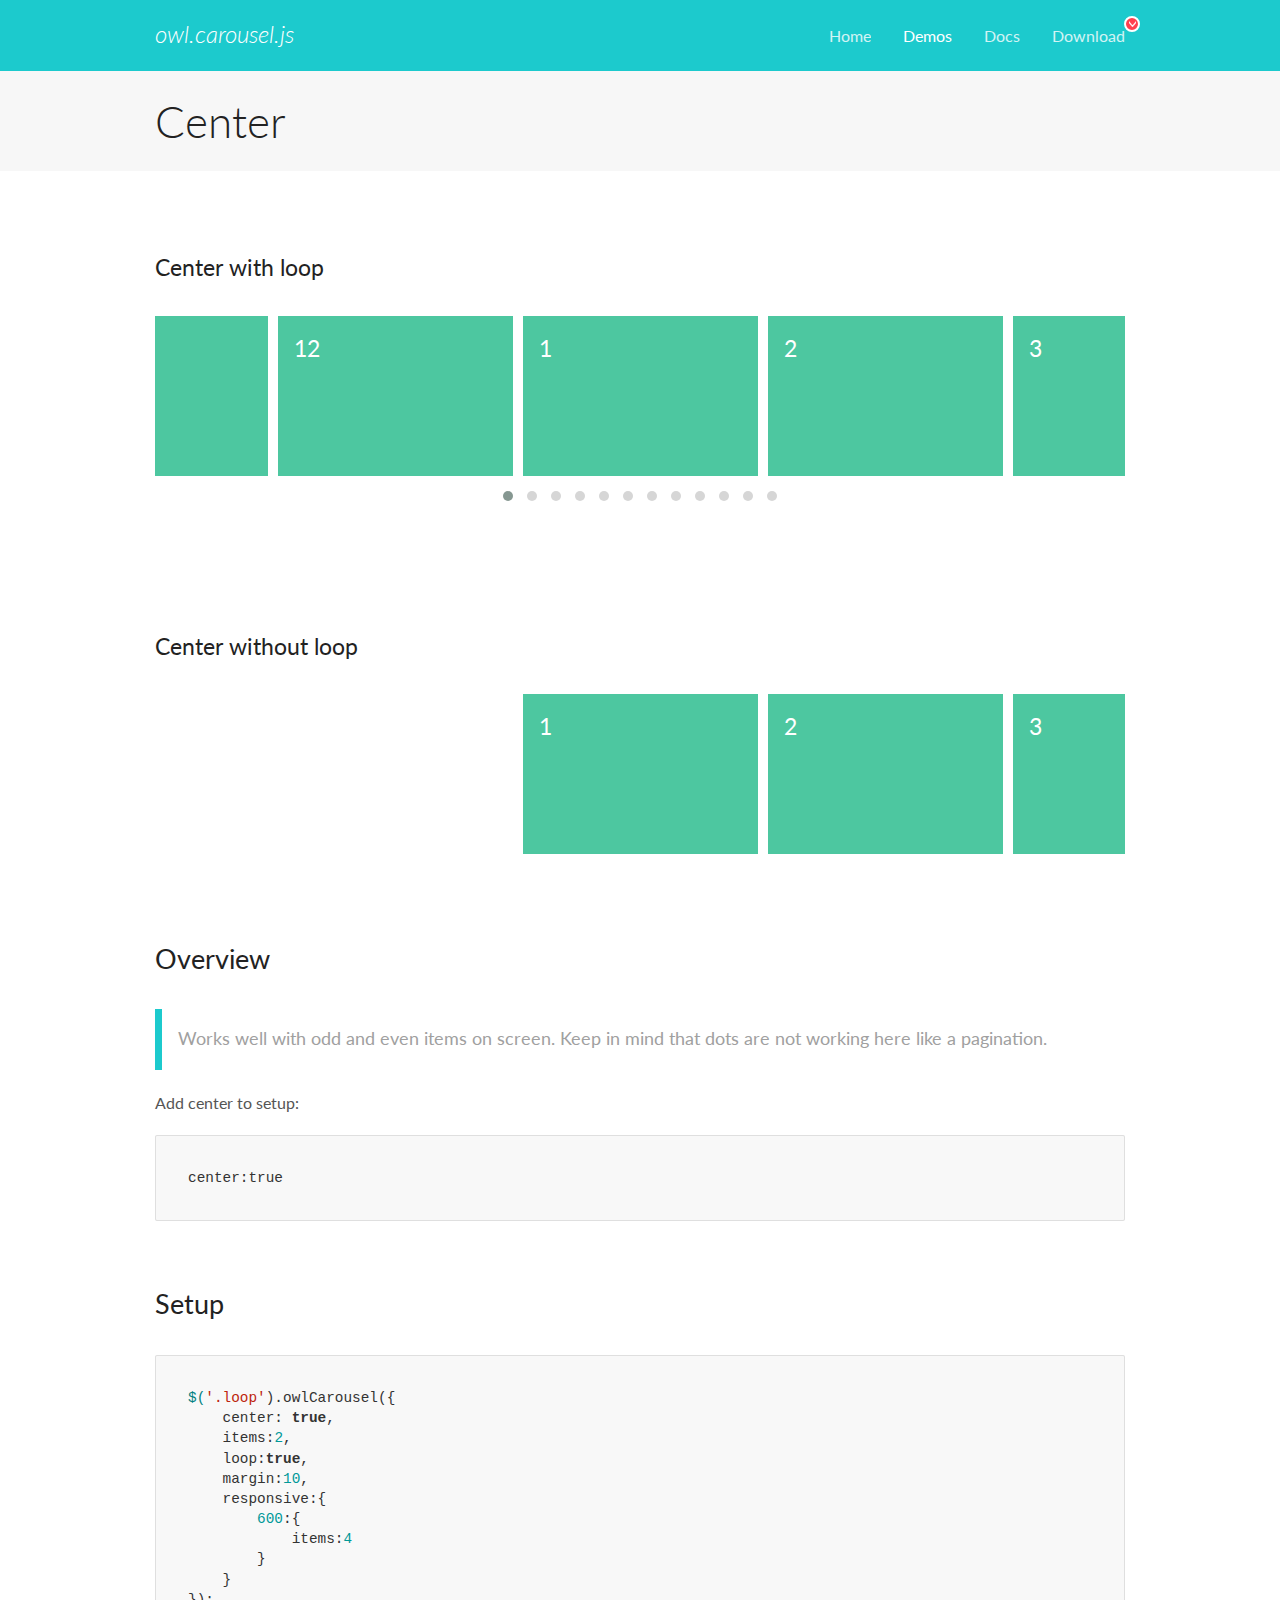
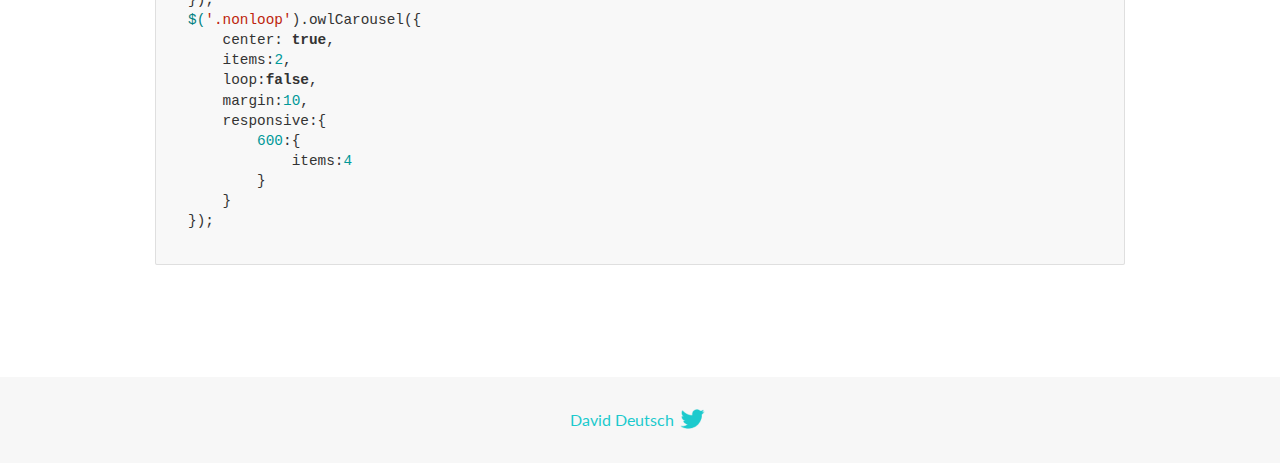
<file: src/libs/OwlCarousel2-2.3.4/docs/demos/center.html>
<!DOCTYPE html>
<html lang="en">
  <head>

    <!-- head -->
    <meta charset="utf-8">
    <meta name="msapplication-tap-highlight" content="no" />
    <meta name="viewport" content="width=device-width, initial-scale=1.0" />
    <meta name="description" content="Center carousel">
    <meta name="author" content="David Deutsch">
    <title>
      Center Demo | Owl Carousel | 2.3.4
    </title>

    <!-- Stylesheets -->
    <link href='https://fonts.googleapis.com/css?family=Lato:300,400,700,400italic,300italic' rel='stylesheet' type='text/css'>
    <link rel="stylesheet" href="../assets/css/docs.theme.min.css">

    <!-- Owl Stylesheets -->
    <link rel="stylesheet" href="../assets/owlcarousel/assets/owl.carousel.min.css">
    <link rel="stylesheet" href="../assets/owlcarousel/assets/owl.theme.default.min.css">

    <!-- HTML5 shim and Respond.js IE8 support of HTML5 elements and media queries -->

    <!--[if lt IE 9]>
      <script src="https://oss.maxcdn.com/libs/html5shiv/3.7.0/html5shiv.js"></script>
      <script src="https://oss.maxcdn.com/libs/respond.js/1.3.0/respond.min.js"></script>
    <![endif]-->

    <!-- Favicons -->
    <link rel="apple-touch-icon-precomposed" sizes="144x144" href="../assets/ico/apple-touch-icon-144-precomposed.png">
    <link rel="shortcut icon" href="../assets/ico/favicon.png">
    <link rel="shortcut icon" href="favicon.ico">

    <!-- Yeah i know js should not be in header. Its required for demos.-->

    <!-- javascript -->
    <script src="../assets/vendors/jquery.min.js"></script>
    <script src="../assets/owlcarousel/owl.carousel.js"></script>
  </head>
  <body>

    <!-- header -->
    <header class="header">
      <div class="row">
        <div class="large-12 columns">
          <div class="brand left">
            <h3>
              <a href="/OwlCarousel2/">owl.carousel.js</a> 
            </h3>
          </div>
          <a id="toggle-nav" class="right">
            <span></span> <span></span> <span></span> 
          </a> 
          <div class="nav-bar">
            <ul class="clearfix">
              <li> <a href="/OwlCarousel2/index.html">Home</a>  </li>
              <li class="active">
                <a href="/OwlCarousel2/demos/demos.html">Demos</a> 
              </li>
              <li> <a href="/OwlCarousel2/docs/started-welcome.html">Docs</a>  </li>
              <li>
                <a href="https://github.com/OwlCarousel2/OwlCarousel2/archive/2.3.4.zip">Download</a> 
                <span class="download"></span> 
              </li>
            </ul>
          </div>
        </div>
      </div>
    </header>

    <!-- title -->
    <section class="title">
      <div class="row">
        <div class="large-12 columns">
          <h1>Center</h1>
        </div>
      </div>
    </section>

    <!--  Demos -->
    <section id="demos">
      <div class="row">
        <div class="large-12 columns">
          <h4 id="center-with-loop">Center with loop</h4>
          <div class="loop owl-carousel owl-theme">
            <div class="item">
              <h4>1</h4>
            </div>
            <div class="item">
              <h4>2</h4>
            </div>
            <div class="item">
              <h4>3</h4>
            </div>
            <div class="item">
              <h4>4</h4>
            </div>
            <div class="item">
              <h4>5</h4>
            </div>
            <div class="item">
              <h4>6</h4>
            </div>
            <div class="item">
              <h4>7</h4>
            </div>
            <div class="item">
              <h4>8</h4>
            </div>
            <div class="item">
              <h4>9</h4>
            </div>
            <div class="item">
              <h4>10</h4>
            </div>
            <div class="item">
              <h4>11</h4>
            </div>
            <div class="item">
              <h4>12</h4>
            </div>
          </div>
          <br>
          <h4 id="center-without-loop">Center without loop</h4>
          <div class="nonloop owl-carousel">
            <div class="item">
              <h4>1</h4>
            </div>
            <div class="item">
              <h4>2</h4>
            </div>
            <div class="item">
              <h4>3</h4>
            </div>
            <div class="item">
              <h4>4</h4>
            </div>
            <div class="item">
              <h4>5</h4>
            </div>
            <div class="item">
              <h4>6</h4>
            </div>
            <div class="item">
              <h4>7</h4>
            </div>
            <div class="item">
              <h4>8</h4>
            </div>
            <div class="item">
              <h4>9</h4>
            </div>
            <div class="item">
              <h4>10</h4>
            </div>
            <div class="item">
              <h4>11</h4>
            </div>
            <div class="item">
              <h4>12</h4>
            </div>
          </div>
          <h3 id="overview">Overview</h3>
          <blockquote>
            <p>Works well with odd and even items on screen. Keep in mind that dots are not working here like a pagination.</p>
          </blockquote>
          <p>Add center to setup:</p>
          <pre><code>center:true</code></pre>
          <h3 id="setup">Setup</h3>
          <pre><code>$(&#39;.loop&#39;).owlCarousel({
    center: true,
    items:2,
    loop:true,
    margin:10,
    responsive:{
        600:{
            items:4
        }
    }
});
$(&#39;.nonloop&#39;).owlCarousel({
    center: true,
    items:2,
    loop:false,
    margin:10,
    responsive:{
        600:{
            items:4
        }
    }
});</code></pre>
          <script>
            jQuery(document).ready(function($) {
              $('.loop').owlCarousel({
                center: true,
                items: 2,
                loop: true,
                margin: 10,
                responsive: {
                  600: {
                    items: 4
                  }
                }
              });
              $('.nonloop').owlCarousel({
                center: true,
                items: 2,
                loop: false,
                margin: 10,
                responsive: {
                  600: {
                    items: 4
                  }
                }
              });
            });
          </script>
        </div>
      </div>
    </section>

    <!-- footer -->
    <footer class="footer">
      <div class="row">
        <div class="large-12 columns">
          <h5>
            <a href="/OwlCarousel2/docs/support-contact.html">David Deutsch</a> 
            <a id="custom-tweet-button" href="https://twitter.com/share?url=https://github.com/OwlCarousel2/OwlCarousel2&text=Owl Carousel - This is so awesome! " target="_blank"></a> 
          </h5>
        </div>
      </div>
    </footer>

    <!-- vendors -->
    <script src="../assets/vendors/highlight.js"></script>
    <script src="../assets/js/app.js"></script>
  </body>
</html>
</file>
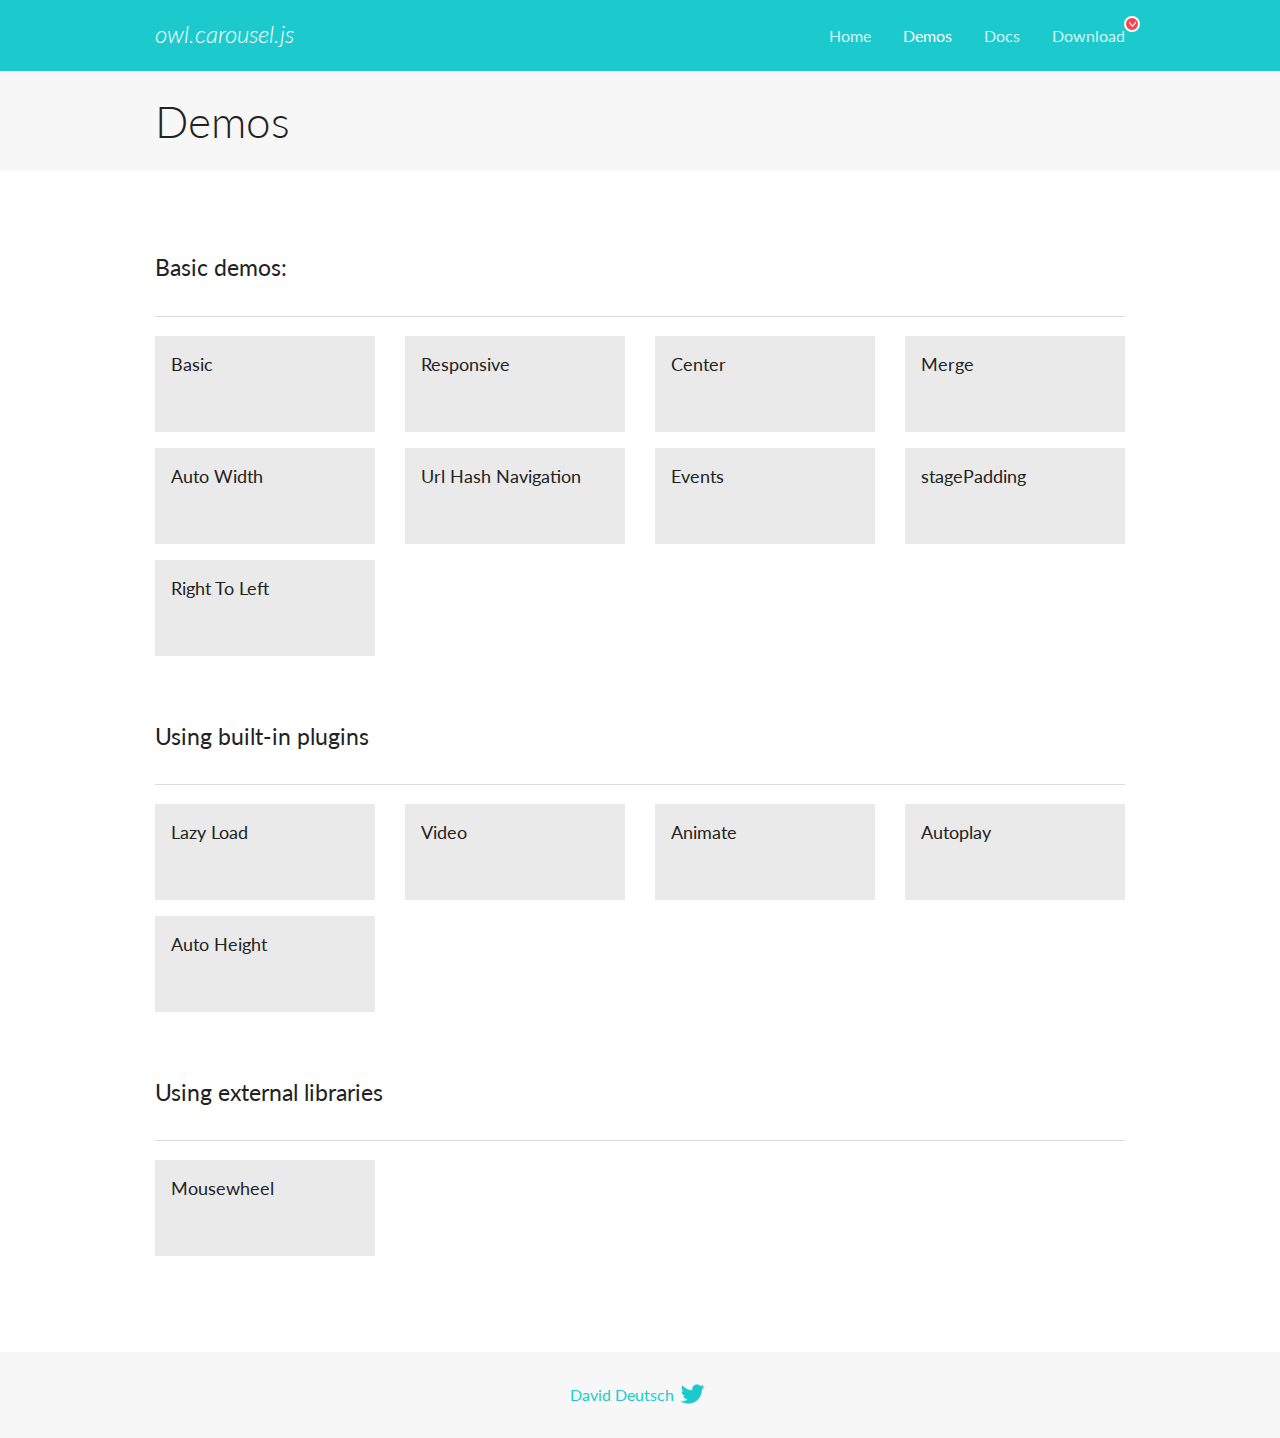
<file: src/libs/OwlCarousel2-2.3.4/docs/demos/demos.html>
<!DOCTYPE html>
<html lang="en">
  <head>

    <!-- head -->
    <meta charset="utf-8">
    <meta name="msapplication-tap-highlight" content="no" />
    <meta name="viewport" content="width=device-width, initial-scale=1.0" />
    <meta name="description" content="A list of Owl Carousel examples.">
    <meta name="author" content="David Deutsch">
    <title>
      Demos | Owl Carousel | 2.3.4
    </title>

    <!-- Stylesheets -->
    <link href='https://fonts.googleapis.com/css?family=Lato:300,400,700,400italic,300italic' rel='stylesheet' type='text/css'>
    <link rel="stylesheet" href="../assets/css/docs.theme.min.css">

    <!-- Owl Stylesheets -->
    <link rel="stylesheet" href="../assets/owlcarousel/assets/owl.carousel.min.css">
    <link rel="stylesheet" href="../assets/owlcarousel/assets/owl.theme.default.min.css">

    <!-- HTML5 shim and Respond.js IE8 support of HTML5 elements and media queries -->

    <!--[if lt IE 9]>
      <script src="https://oss.maxcdn.com/libs/html5shiv/3.7.0/html5shiv.js"></script>
      <script src="https://oss.maxcdn.com/libs/respond.js/1.3.0/respond.min.js"></script>
    <![endif]-->

    <!-- Favicons -->
    <link rel="apple-touch-icon-precomposed" sizes="144x144" href="../assets/ico/apple-touch-icon-144-precomposed.png">
    <link rel="shortcut icon" href="../assets/ico/favicon.png">
    <link rel="shortcut icon" href="favicon.ico">

    <!-- Yeah i know js should not be in header. Its required for demos.-->

    <!-- javascript -->
    <script src="../assets/vendors/jquery.min.js"></script>
    <script src="../assets/owlcarousel/owl.carousel.js"></script>
  </head>
  <body>

    <!-- header -->
    <header class="header">
      <div class="row">
        <div class="large-12 columns">
          <div class="brand left">
            <h3>
              <a href="/OwlCarousel2/">owl.carousel.js</a> 
            </h3>
          </div>
          <a id="toggle-nav" class="right">
            <span></span> <span></span> <span></span> 
          </a> 
          <div class="nav-bar">
            <ul class="clearfix">
              <li> <a href="/OwlCarousel2/index.html">Home</a>  </li>
              <li class="active">
                <a href="/OwlCarousel2/demos/demos.html">Demos</a> 
              </li>
              <li> <a href="/OwlCarousel2/docs/started-welcome.html">Docs</a>  </li>
              <li>
                <a href="https://github.com/OwlCarousel2/OwlCarousel2/archive/2.3.4.zip">Download</a> 
                <span class="download"></span> 
              </li>
            </ul>
          </div>
        </div>
      </div>
    </header>

    <!-- title -->
    <section class="title">
      <div class="row">
        <div class="large-12 columns">
          <h1>Demos</h1>
        </div>
      </div>
    </section>

    <!--  Demos -->
    <section id="demos">
      <div class="row">
        <div class="large-12 columns">
          <h4 id="basic-demos-">Basic demos:</h4>
          <hr>
          <div class="demo-list">
            <div class="row">
              <div class="small-6 medium-4 large-3 columns">
                <a href="basic.html" class="demo-block">
                  <h5>Basic </h5>
                </a> 
              </div>
              <div class="small-6 medium-4 large-3 columns">
                <a href="responsive.html" class="demo-block">
                  <h5>Responsive </h5>
                </a> 
              </div>
              <div class="small-6 medium-4 large-3 columns">
                <a href="center.html" class="demo-block">
                  <h5>Center </h5>
                </a> 
              </div>
              <div class="small-6 medium-4 large-3 columns">
                <a href="merge.html" class="demo-block">
                  <h5>Merge </h5>
                </a> 
              </div>
              <div class="small-6 medium-4 large-3 columns">
                <a href="autowidth.html" class="demo-block">
                  <h5>Auto Width </h5>
                </a> 
              </div>
              <div class="small-6 medium-4 large-3 columns">
                <a href="urlhashnav.html" class="demo-block">
                  <h5>Url Hash Navigation </h5>
                </a> 
              </div>
              <div class="small-6 medium-4 large-3 columns">
                <a href="events.html" class="demo-block">
                  <h5>Events </h5>
                </a> 
              </div>
              <div class="small-6 medium-4 large-3 columns">
                <a href="stagepadding.html" class="demo-block">
                  <h5>stagePadding </h5>
                </a> 
              </div>
              <div class="small-6 medium-4 large-3 columns">
                <a href="rtl.html" class="demo-block">
                  <h5>Right To Left </h5>
                </a> 
              </div>
            </div>
          </div>
          <h4 id="using-built-in-plugins">Using built-in plugins</h4>
          <hr>
          <div class="demo-list">
            <div class="row">
              <div class="small-6 medium-4 large-3 columns">
                <a href="lazyLoad.html" class="demo-block">
                  <h5>Lazy Load </h5>
                </a> 
              </div>
              <div class="small-6 medium-4 large-3 columns">
                <a href="video.html" class="demo-block">
                  <h5>Video </h5>
                </a> 
              </div>
              <div class="small-6 medium-4 large-3 columns">
                <a href="animate.html" class="demo-block">
                  <h5>Animate </h5>
                </a> 
              </div>
              <div class="small-6 medium-4 large-3 columns">
                <a href="autoplay.html" class="demo-block">
                  <h5>Autoplay </h5>
                </a> 
              </div>
              <div class="small-6 medium-4 large-3 columns">
                <a href="autoheight.html" class="demo-block">
                  <h5>Auto Height </h5>
                </a> 
              </div>
            </div>
          </div>
          <h4 id="using-external-libraries">Using external libraries</h4>
          <hr>
          <div class="demo-list">
            <div class="row">
              <div class="small-6 medium-4 large-3 columns">
                <a href="mousewheel.html" class="demo-block">
                  <h5>Mousewheel </h5>
                </a> 
              </div>
            </div>
          </div>
        </div>
      </div>
    </section>

    <!-- footer -->
    <footer class="footer">
      <div class="row">
        <div class="large-12 columns">
          <h5>
            <a href="/OwlCarousel2/docs/support-contact.html">David Deutsch</a> 
            <a id="custom-tweet-button" href="https://twitter.com/share?url=https://github.com/OwlCarousel2/OwlCarousel2&text=Owl Carousel - This is so awesome! " target="_blank"></a> 
          </h5>
        </div>
      </div>
    </footer>

    <!-- vendors -->
    <script src="../assets/vendors/highlight.js"></script>
    <script src="../assets/js/app.js"></script>
  </body>
</html>
</file>
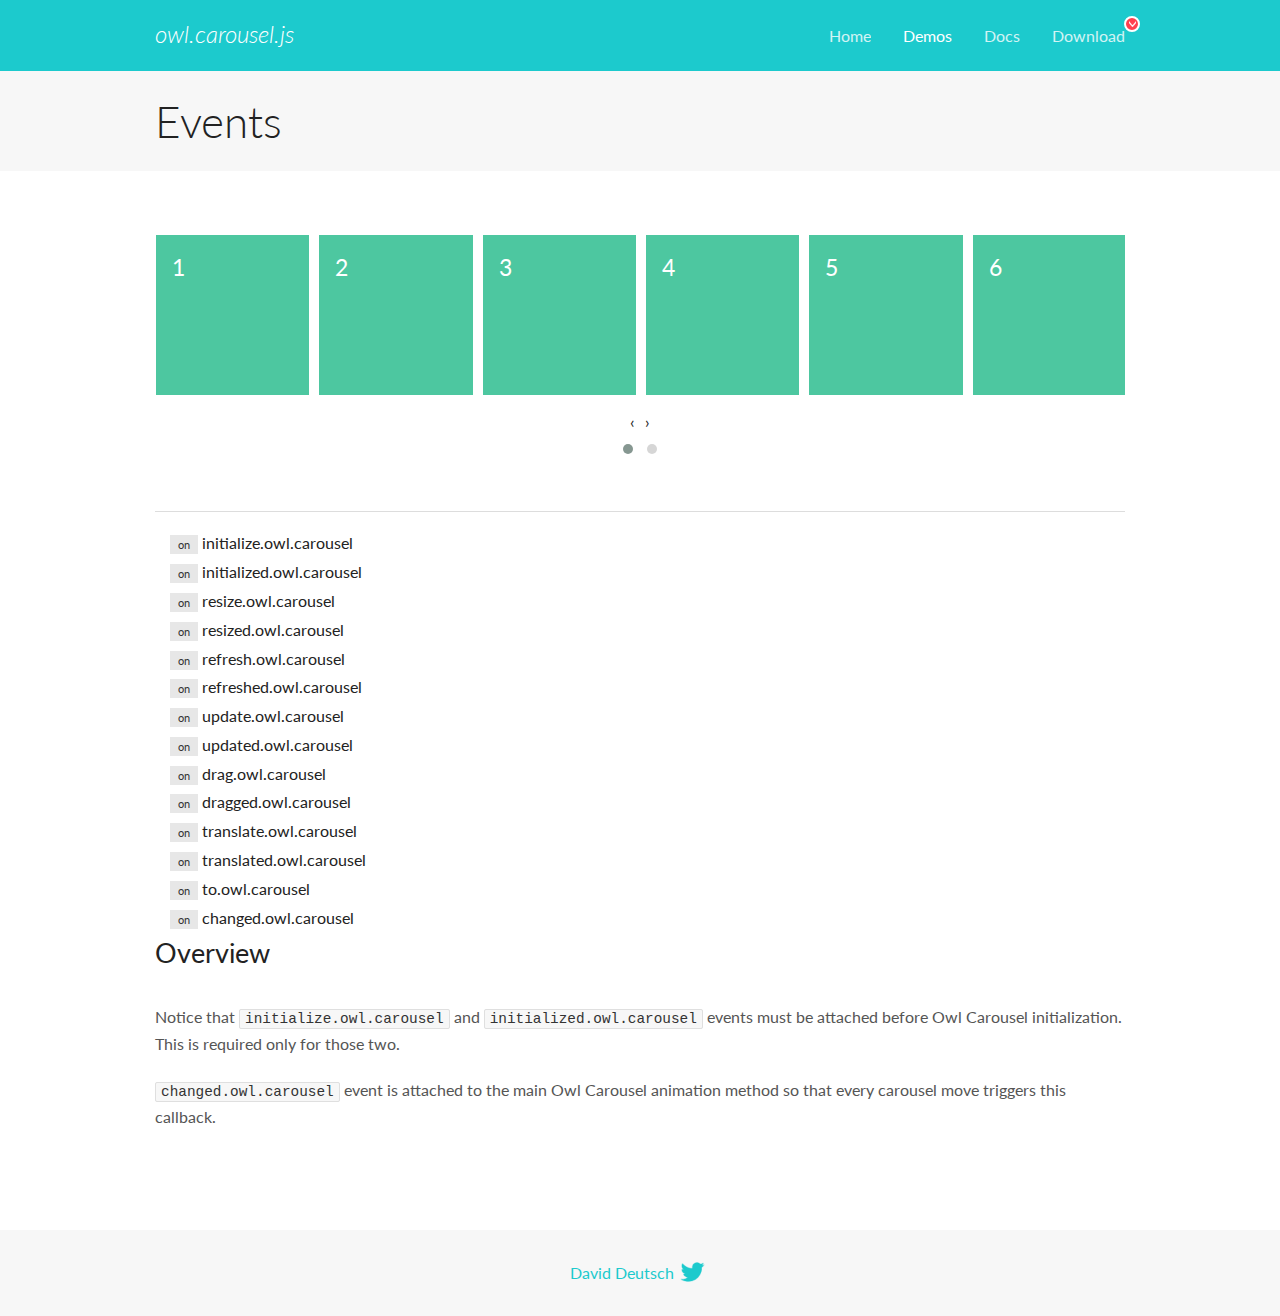
<file: src/libs/OwlCarousel2-2.3.4/docs/demos/events.html>
<!DOCTYPE html>
<html lang="en">
  <head>

    <!-- head -->
    <meta charset="utf-8">
    <meta name="msapplication-tap-highlight" content="no" />
    <meta name="viewport" content="width=device-width, initial-scale=1.0" />
    <meta name="description" content="Events usage demo">
    <meta name="author" content="David Deutsch">
    <title>
      Events Demo | Owl Carousel | 2.3.4
    </title>

    <!-- Stylesheets -->
    <link href='https://fonts.googleapis.com/css?family=Lato:300,400,700,400italic,300italic' rel='stylesheet' type='text/css'>
    <link rel="stylesheet" href="../assets/css/docs.theme.min.css">

    <!-- Owl Stylesheets -->
    <link rel="stylesheet" href="../assets/owlcarousel/assets/owl.carousel.min.css">
    <link rel="stylesheet" href="../assets/owlcarousel/assets/owl.theme.default.min.css">

    <!-- HTML5 shim and Respond.js IE8 support of HTML5 elements and media queries -->

    <!--[if lt IE 9]>
      <script src="https://oss.maxcdn.com/libs/html5shiv/3.7.0/html5shiv.js"></script>
      <script src="https://oss.maxcdn.com/libs/respond.js/1.3.0/respond.min.js"></script>
    <![endif]-->

    <!-- Favicons -->
    <link rel="apple-touch-icon-precomposed" sizes="144x144" href="../assets/ico/apple-touch-icon-144-precomposed.png">
    <link rel="shortcut icon" href="../assets/ico/favicon.png">
    <link rel="shortcut icon" href="favicon.ico">

    <!-- Yeah i know js should not be in header. Its required for demos.-->

    <!-- javascript -->
    <script src="../assets/vendors/jquery.min.js"></script>
    <script src="../assets/owlcarousel/owl.carousel.js"></script>
  </head>
  <body>

    <!-- header -->
    <header class="header">
      <div class="row">
        <div class="large-12 columns">
          <div class="brand left">
            <h3>
              <a href="/OwlCarousel2/">owl.carousel.js</a> 
            </h3>
          </div>
          <a id="toggle-nav" class="right">
            <span></span> <span></span> <span></span> 
          </a> 
          <div class="nav-bar">
            <ul class="clearfix">
              <li> <a href="/OwlCarousel2/index.html">Home</a>  </li>
              <li class="active">
                <a href="/OwlCarousel2/demos/demos.html">Demos</a> 
              </li>
              <li> <a href="/OwlCarousel2/docs/started-welcome.html">Docs</a>  </li>
              <li>
                <a href="https://github.com/OwlCarousel2/OwlCarousel2/archive/2.3.4.zip">Download</a> 
                <span class="download"></span> 
              </li>
            </ul>
          </div>
        </div>
      </div>
    </header>

    <!-- title -->
    <section class="title">
      <div class="row">
        <div class="large-12 columns">
          <h1>Events</h1>
        </div>
      </div>
    </section>

    <!--  Demos -->
    <section id="demos">
      <div class="row">
        <div class="large-12 columns">
          <div class="owl-carousel owl-theme">
            <div class="item">
              <h4>1</h4>
            </div>
            <div class="item">
              <h4>2</h4>
            </div>
            <div class="item">
              <h4>3</h4>
            </div>
            <div class="item">
              <h4>4</h4>
            </div>
            <div class="item">
              <h4>5</h4>
            </div>
            <div class="item">
              <h4>6</h4>
            </div>
            <div class="item">
              <h4>7</h4>
            </div>
            <div class="item">
              <h4>8</h4>
            </div>
            <div class="item">
              <h4>9</h4>
            </div>
            <div class="item">
              <h4>10</h4>
            </div>
            <div class="item">
              <h4>11</h4>
            </div>
            <div class="item">
              <h4>12</h4>
            </div>
          </div>
          <hr>
          <div class="large-12 columns callbacks">
            <div><span class="label secondary initialize">on</span>  initialize.owl.carousel </div>
            <div><span class="label secondary initialized">on</span>  initialized.owl.carousel </div>
            <div><span class="label secondary resize">on</span>  resize.owl.carousel </div>
            <div><span class="label secondary resized">on</span>  resized.owl.carousel </div>
            <div><span class="label secondary refresh">on</span>  refresh.owl.carousel </div>
            <div><span class="label secondary refreshed">on</span>  refreshed.owl.carousel </div>
            <div><span class="label secondary update">on</span>  update.owl.carousel </div>
            <div><span class="label secondary updated">on</span>  updated.owl.carousel </div>
            <div><span class="label secondary drag">on</span>  drag.owl.carousel </div>
            <div><span class="label secondary dragged">on</span>  dragged.owl.carousel </div>
            <div><span class="label secondary translate">on</span>  translate.owl.carousel </div>
            <div><span class="label secondary translated">on</span>  translated.owl.carousel </div>
            <div><span class="label secondary to">on</span>  to.owl.carousel </div>
            <div><span class="label secondary changed">on</span>  changed.owl.carousel </div>
          </div>
          <h3 id="overview">Overview</h3>
          <p>Notice that <code>initialize.owl.carousel</code> and <code>initialized.owl.carousel</code> events must be attached before Owl Carousel initialization. This is required only for those two.</p>
          <p><code>changed.owl.carousel</code> event is attached to the main Owl Carousel animation method so that every carousel move triggers this callback.</p>
          <script>
            jQuery(document).ready(function($) {
              var owl = $('.owl-carousel');
              owl.on('initialize.owl.carousel initialized.owl.carousel ' +
                'initialize.owl.carousel initialize.owl.carousel ' +
                'resize.owl.carousel resized.owl.carousel ' +
                'refresh.owl.carousel refreshed.owl.carousel ' +
                'update.owl.carousel updated.owl.carousel ' +
                'drag.owl.carousel dragged.owl.carousel ' +
                'translate.owl.carousel translated.owl.carousel ' +
                'to.owl.carousel changed.owl.carousel',
                function(e) {
                  $('.' + e.type)
                    .removeClass('secondary')
                    .addClass('success');
                  window.setTimeout(function() {
                    $('.' + e.type)
                      .removeClass('success')
                      .addClass('secondary');
                  }, 500);
                });
              owl.owlCarousel({
                loop: true,
                nav: true,
                lazyLoad: true,
                margin: 10,
                video: true,
                responsive: {
                  0: {
                    items: 1
                  },
                  600: {
                    items: 3
                  },
                  960: {
                    items: 5,
                  },
                  1200: {
                    items: 6
                  }
                }
              });
            });
          </script>
        </div>
      </div>
    </section>

    <!-- footer -->
    <footer class="footer">
      <div class="row">
        <div class="large-12 columns">
          <h5>
            <a href="/OwlCarousel2/docs/support-contact.html">David Deutsch</a> 
            <a id="custom-tweet-button" href="https://twitter.com/share?url=https://github.com/OwlCarousel2/OwlCarousel2&text=Owl Carousel - This is so awesome! " target="_blank"></a> 
          </h5>
        </div>
      </div>
    </footer>

    <!-- vendors -->
    <script src="../assets/vendors/highlight.js"></script>
    <script src="../assets/js/app.js"></script>
  </body>
</html>
</file>
